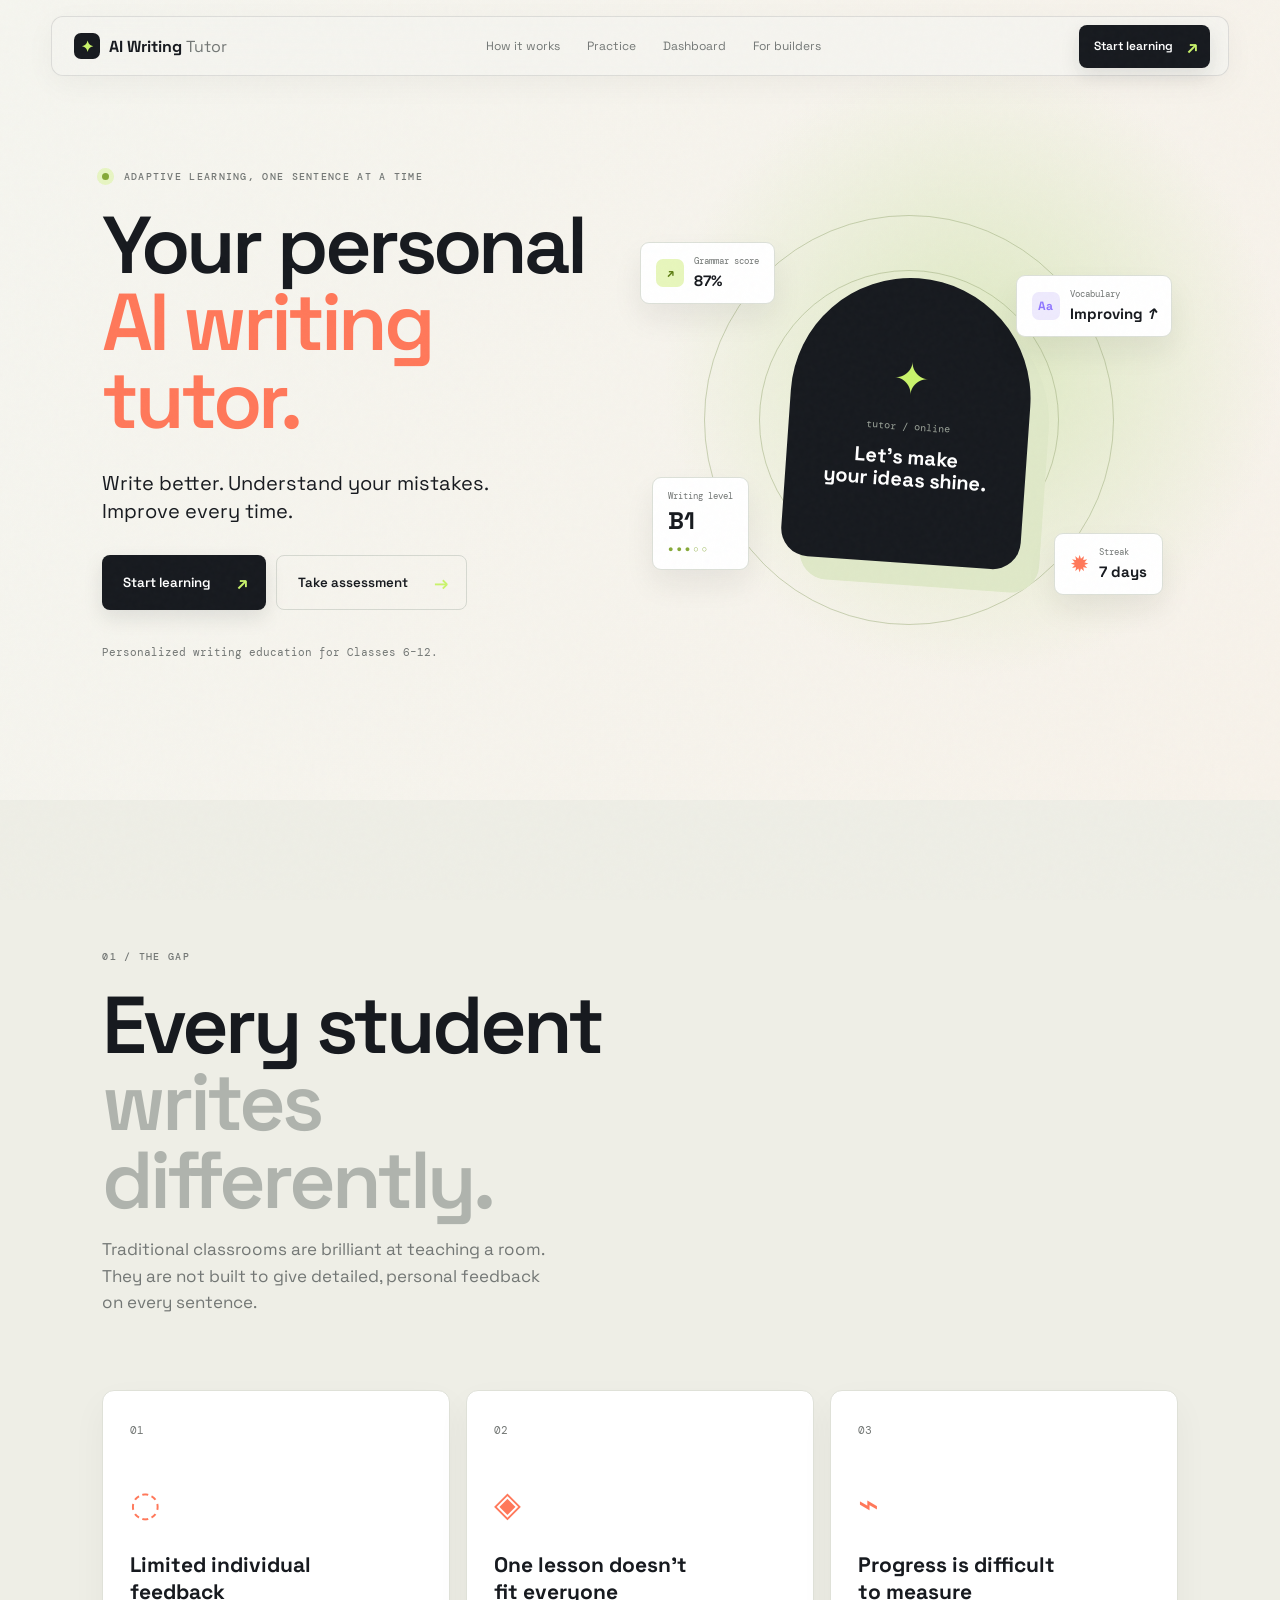
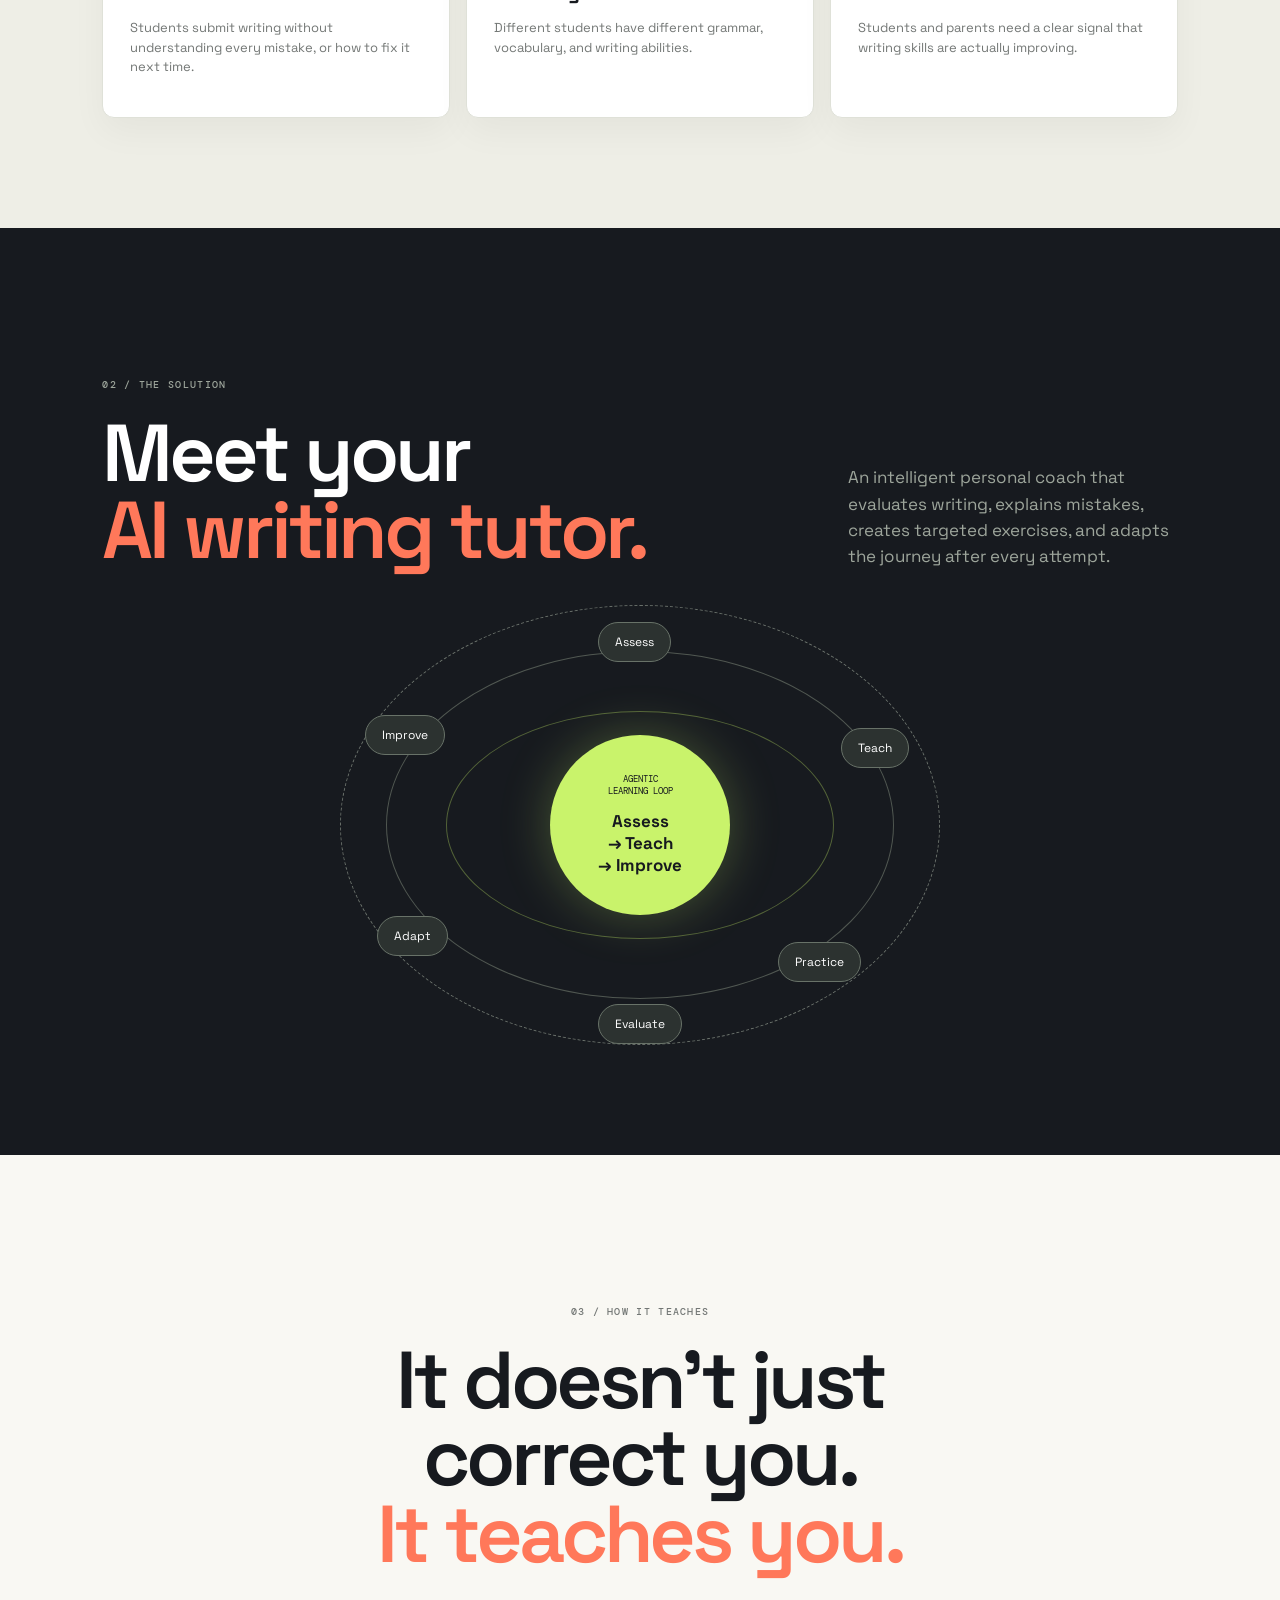
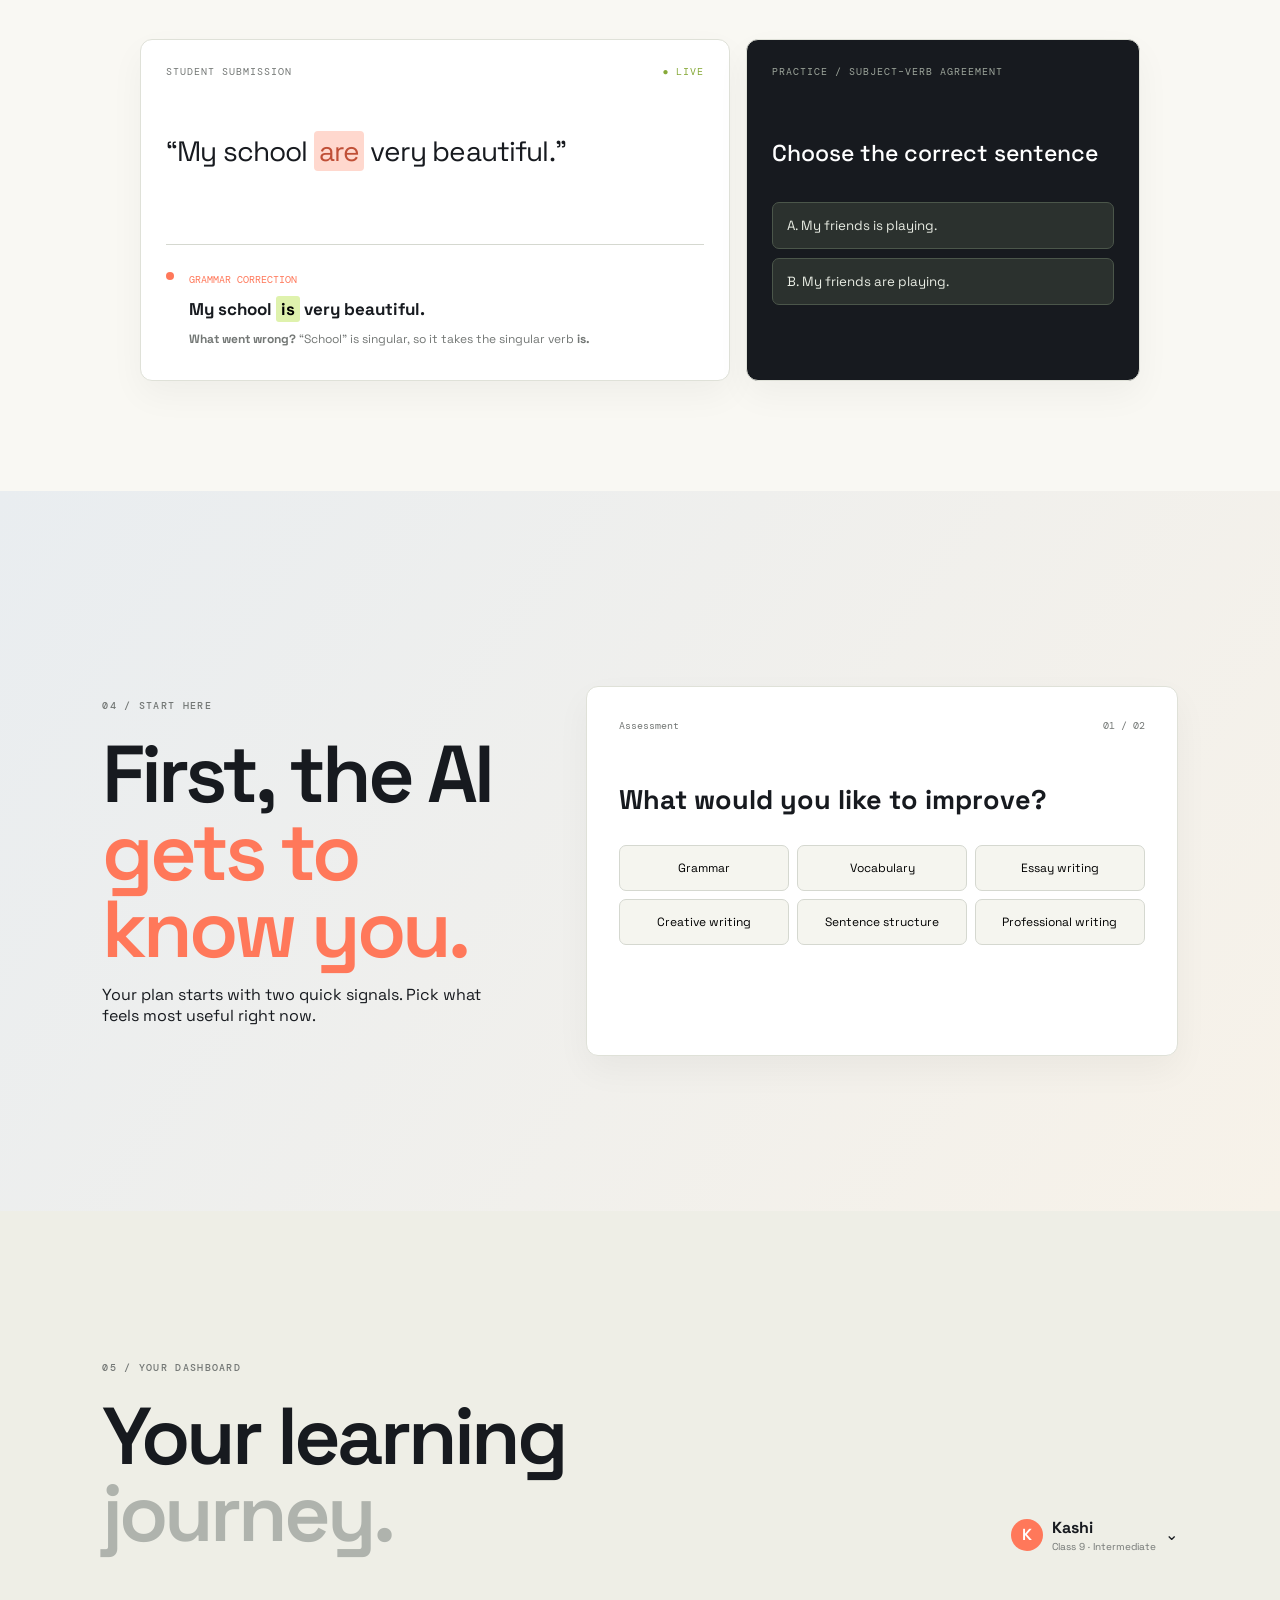
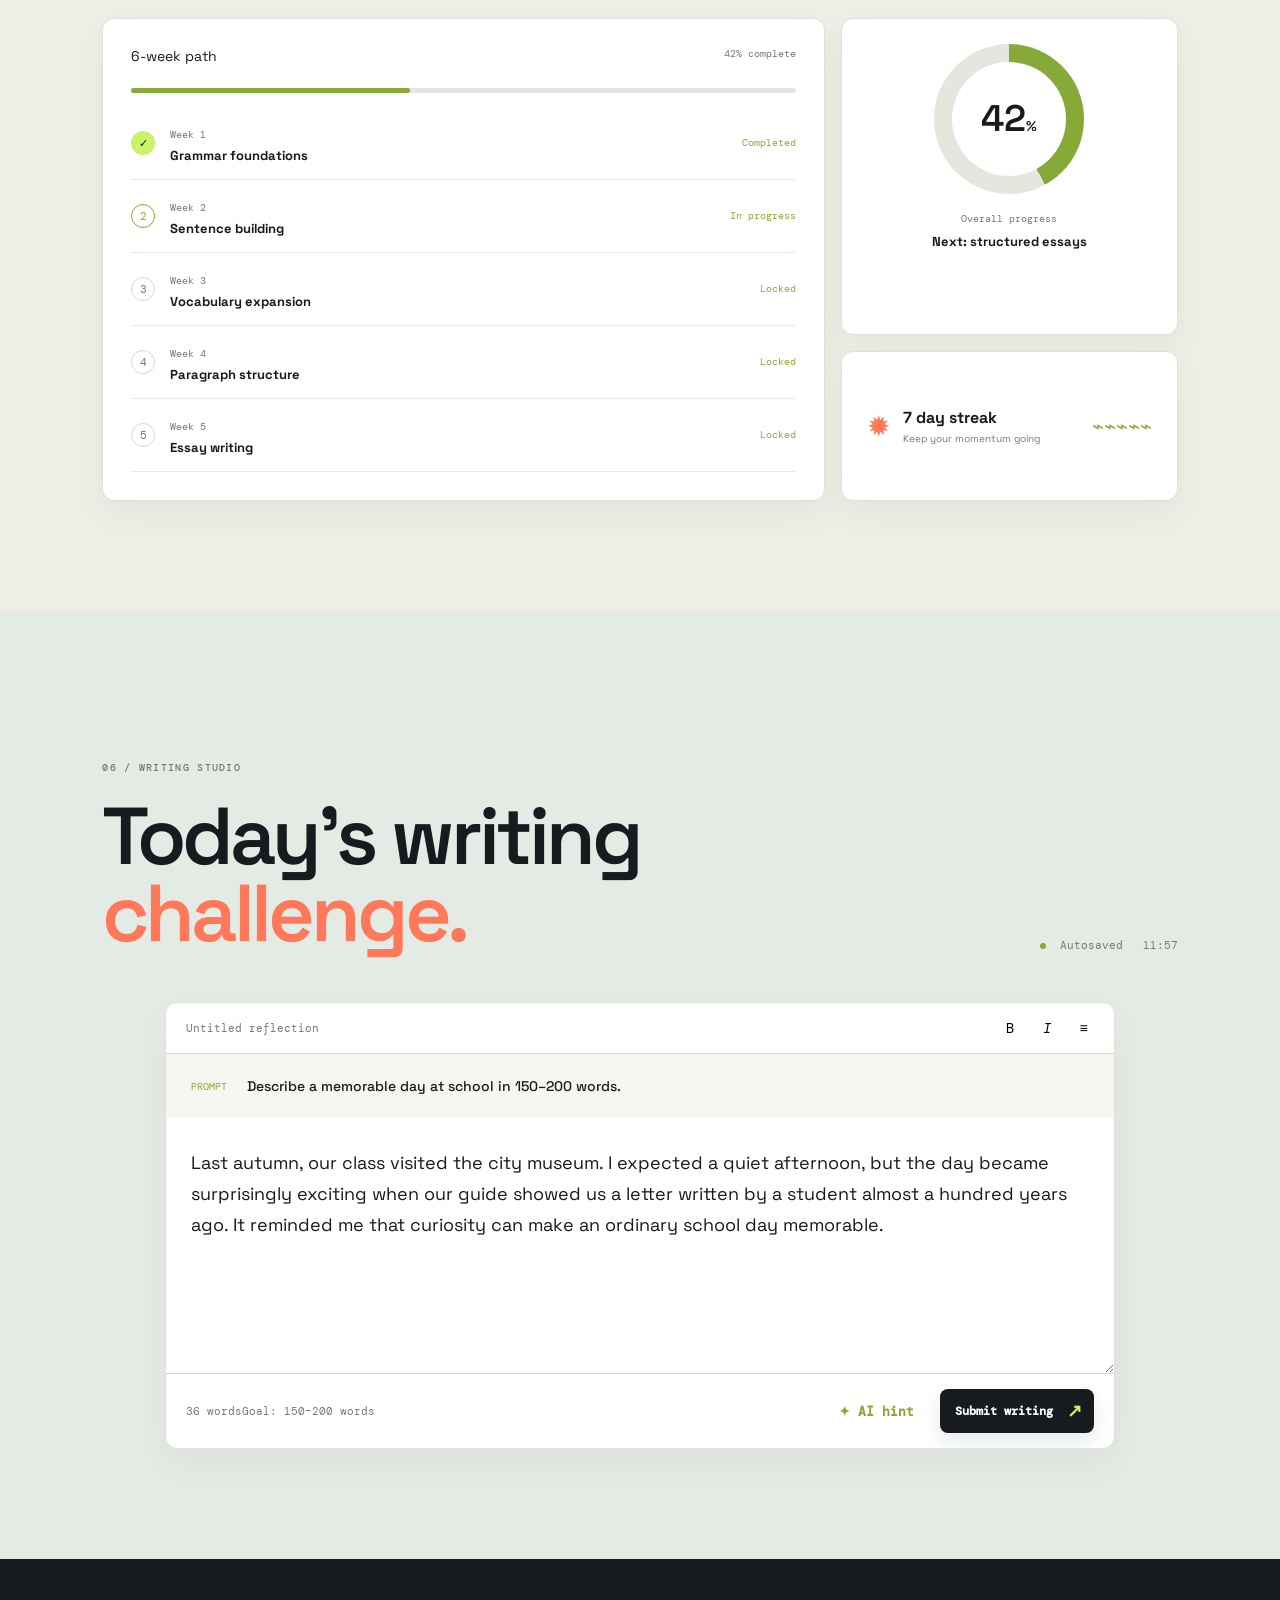
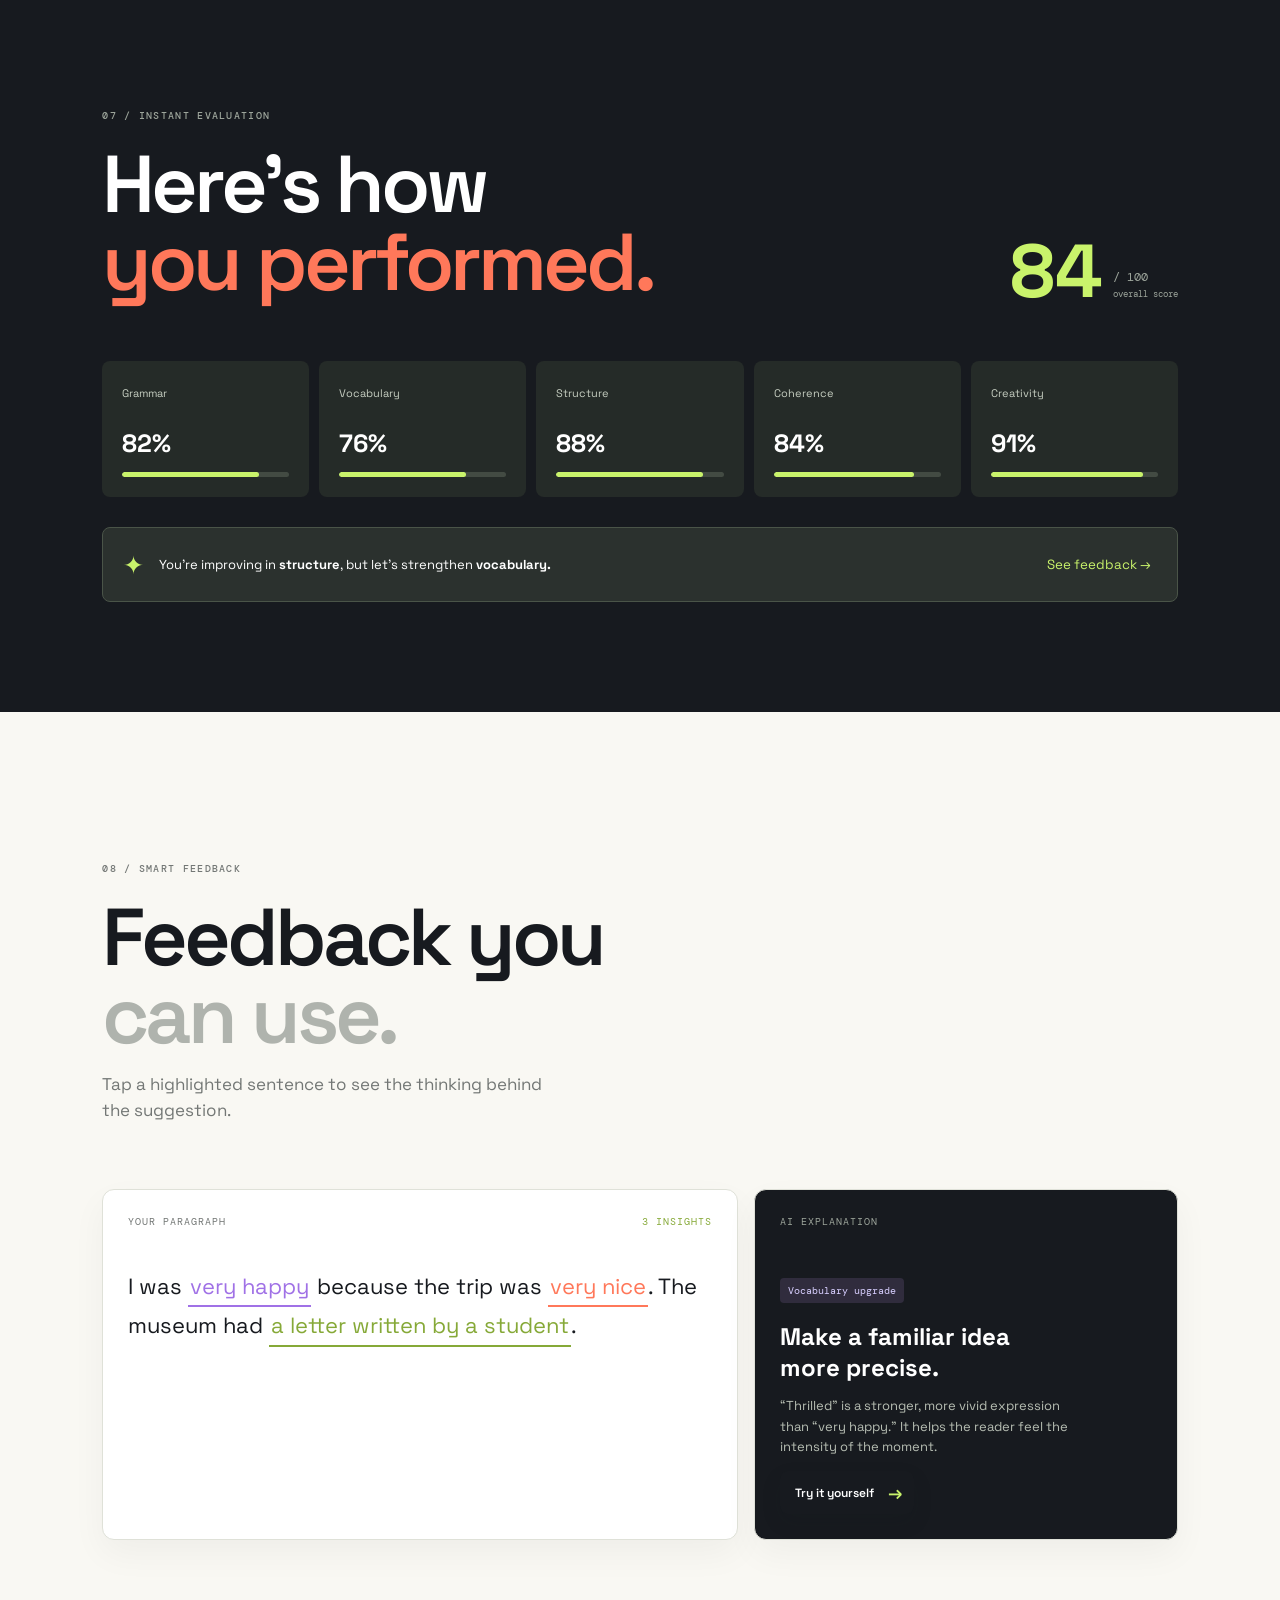
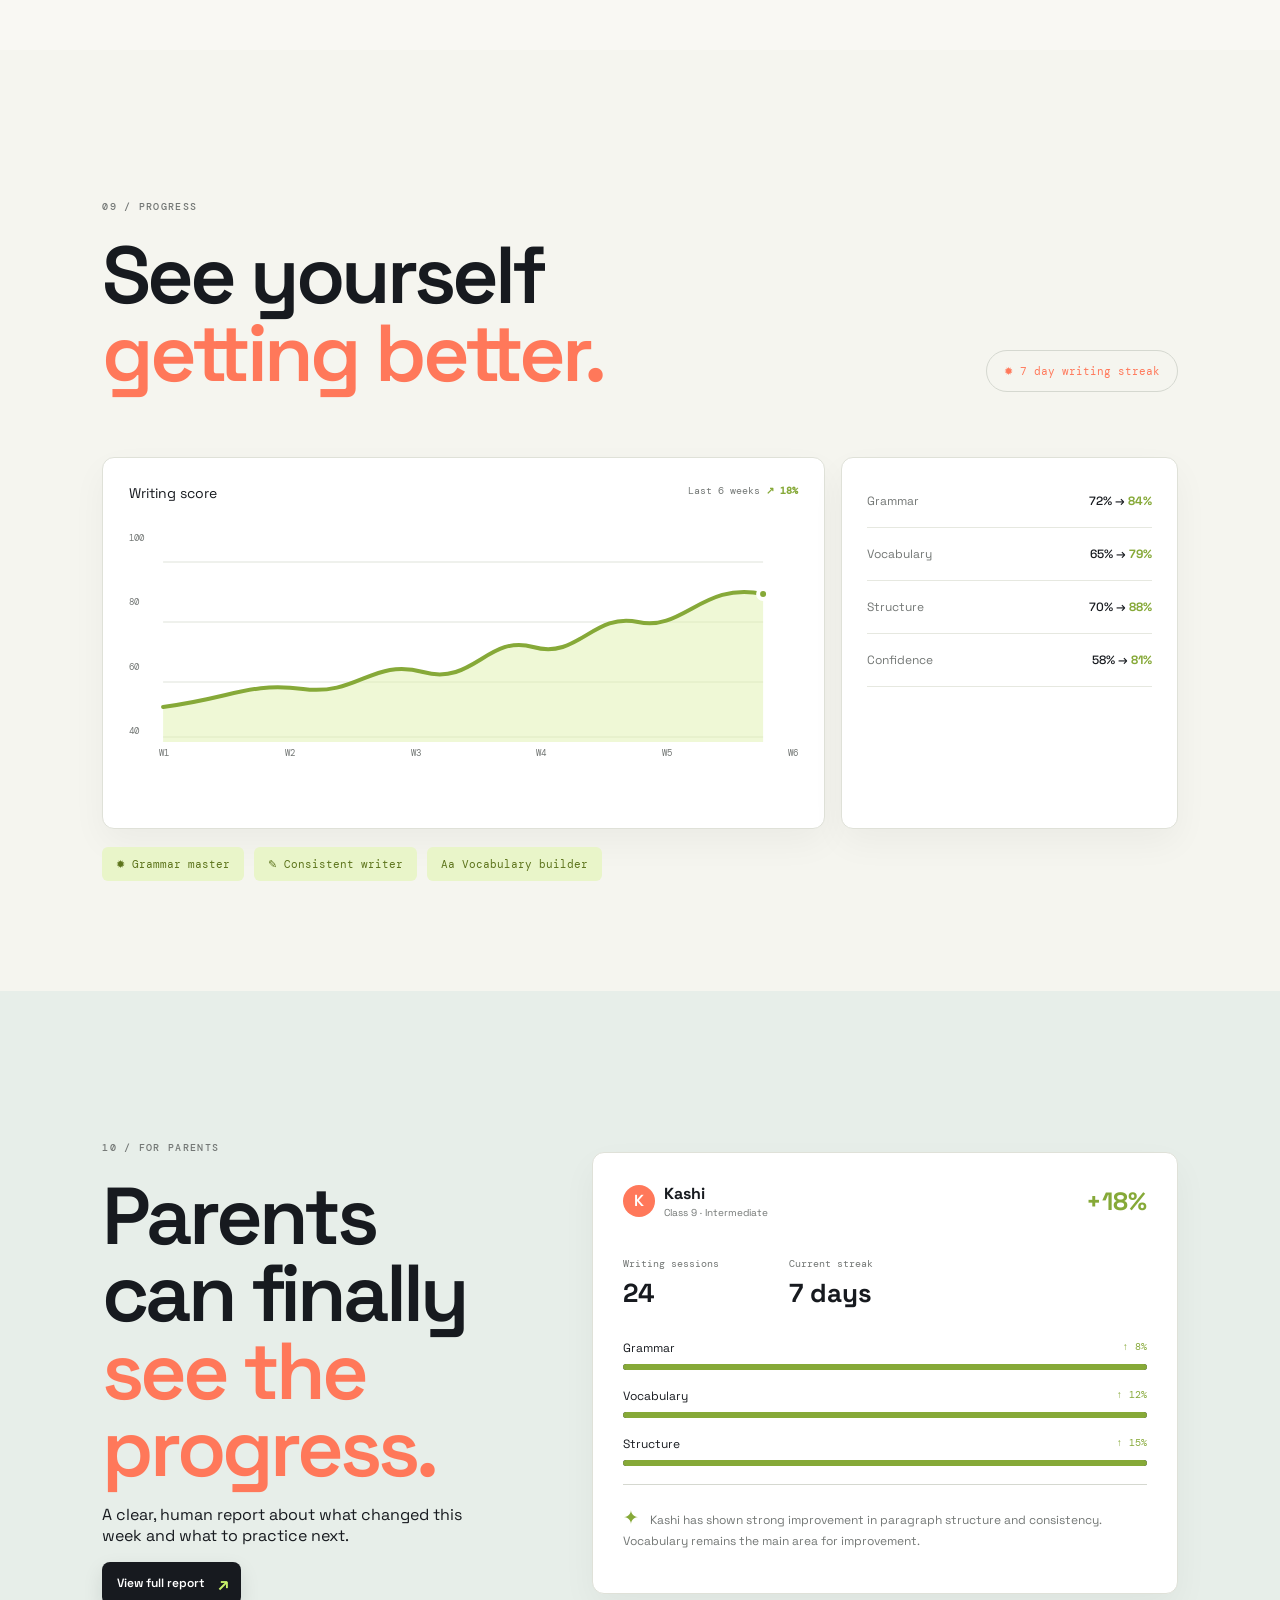
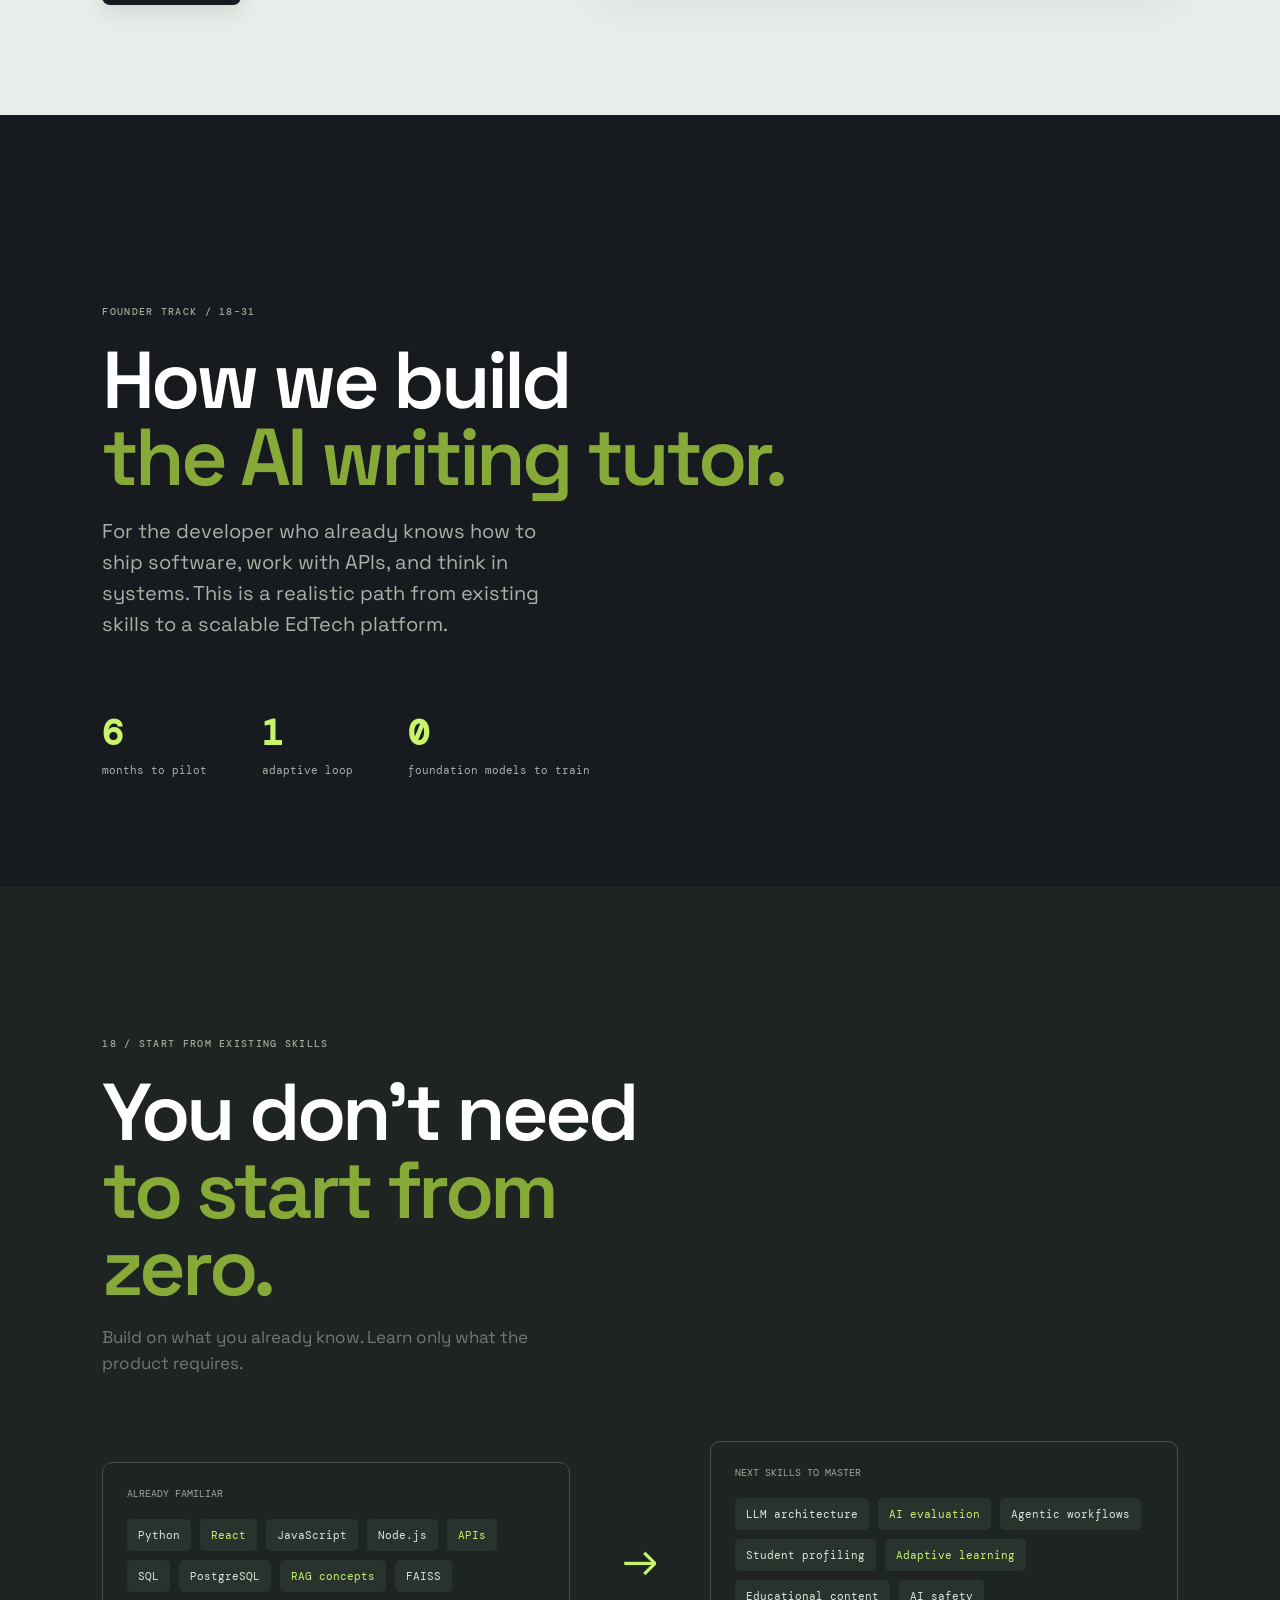
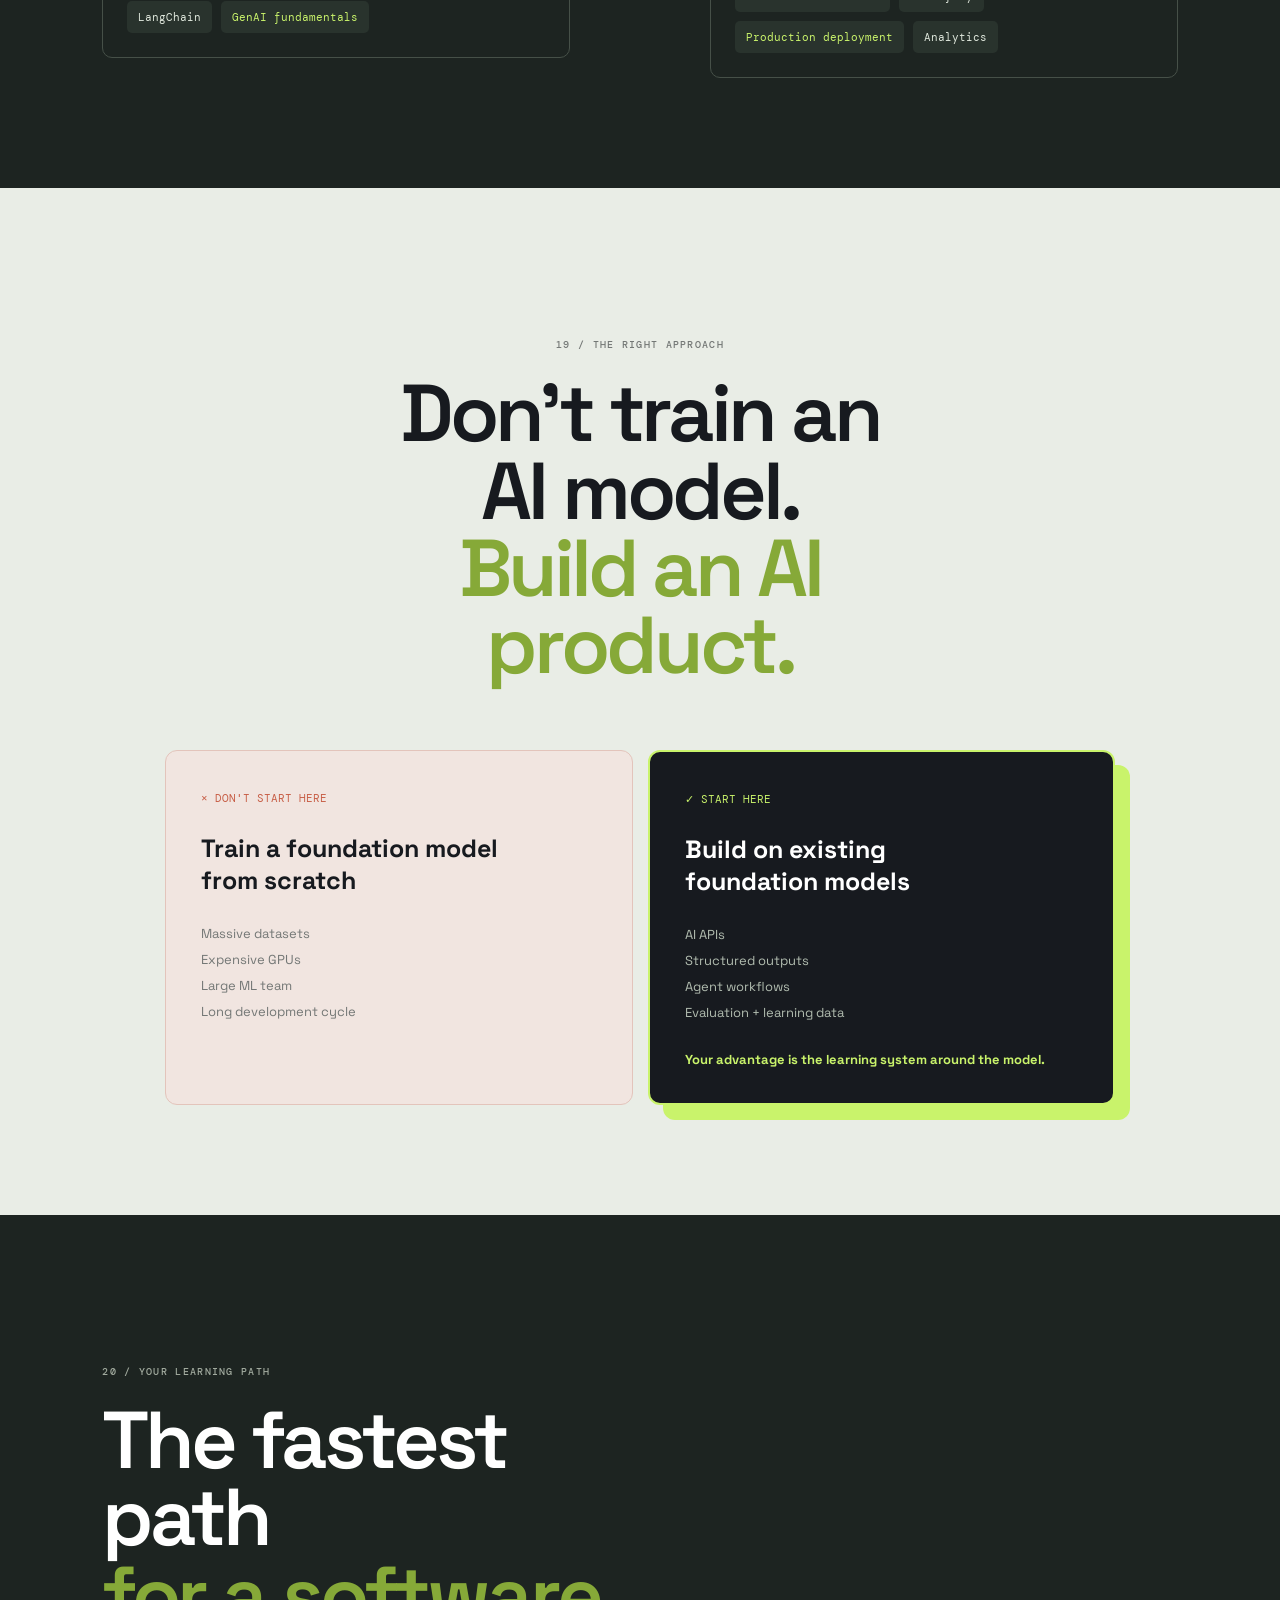
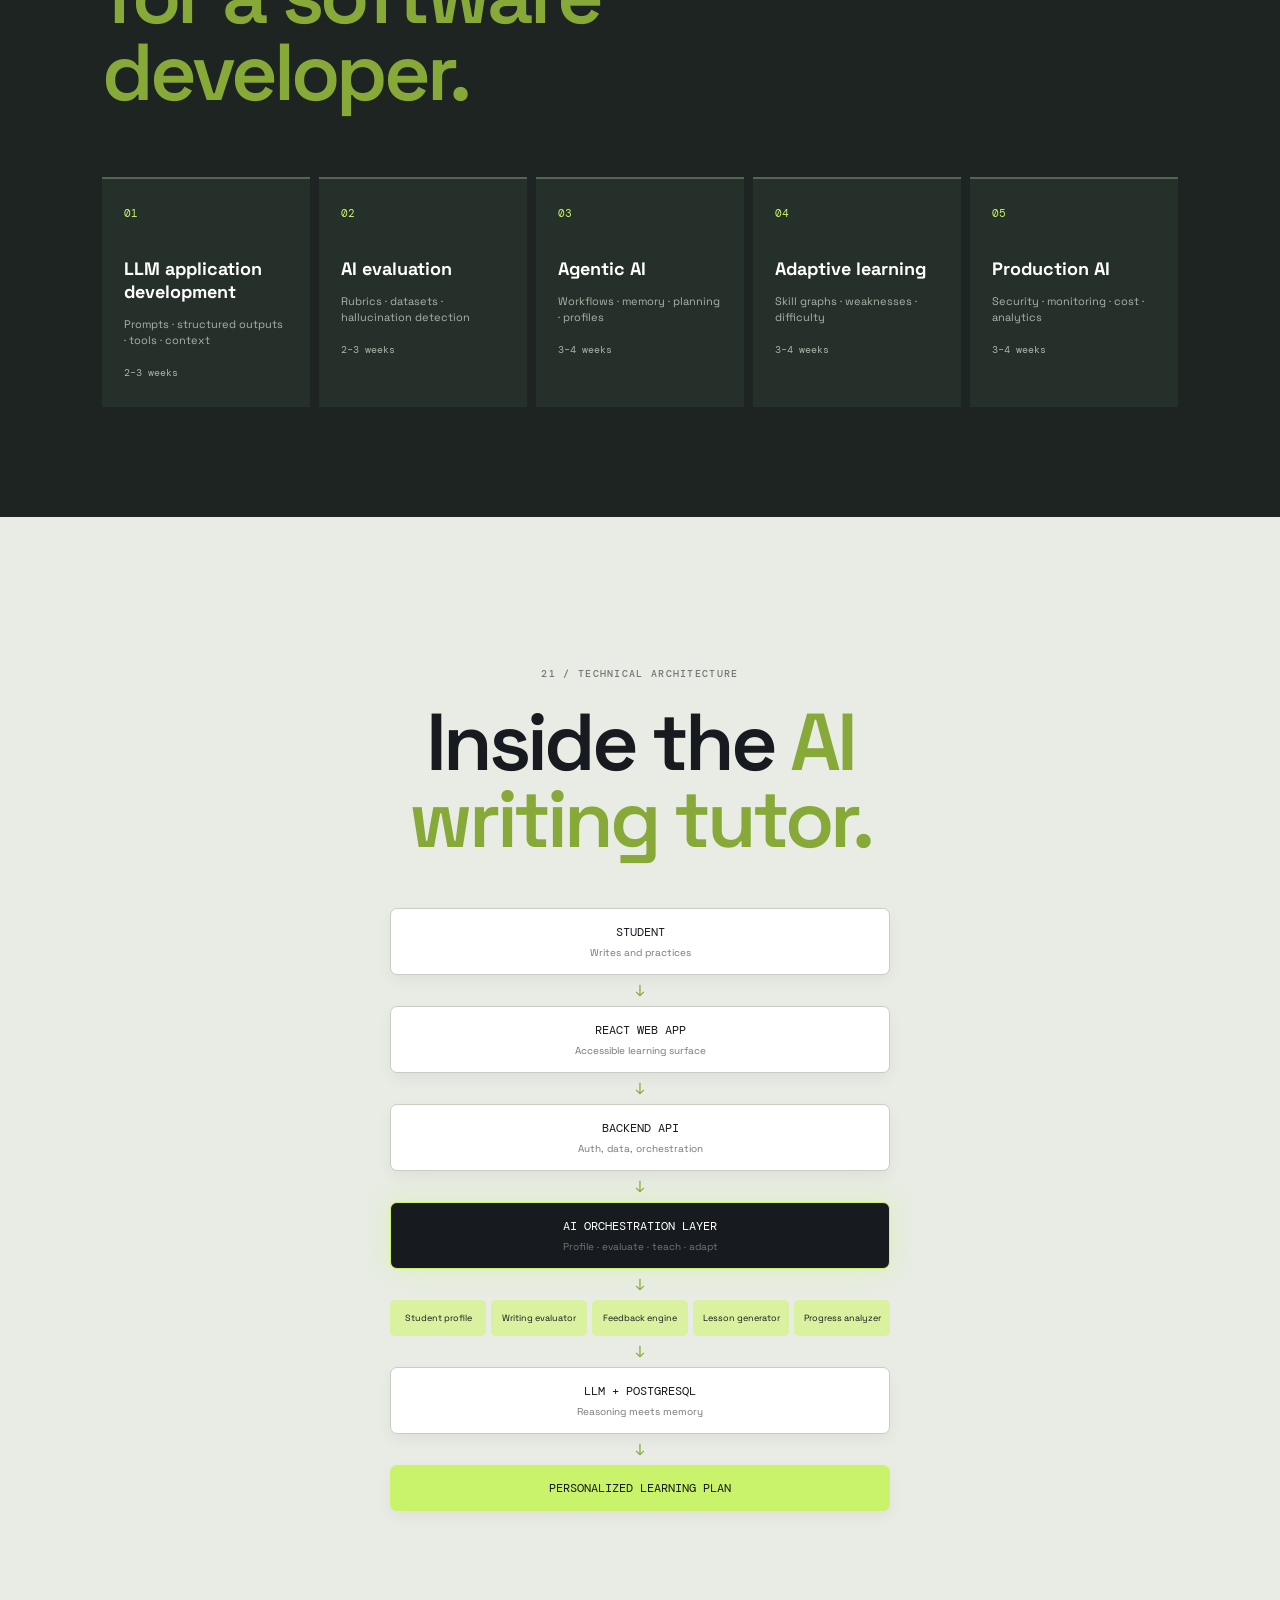
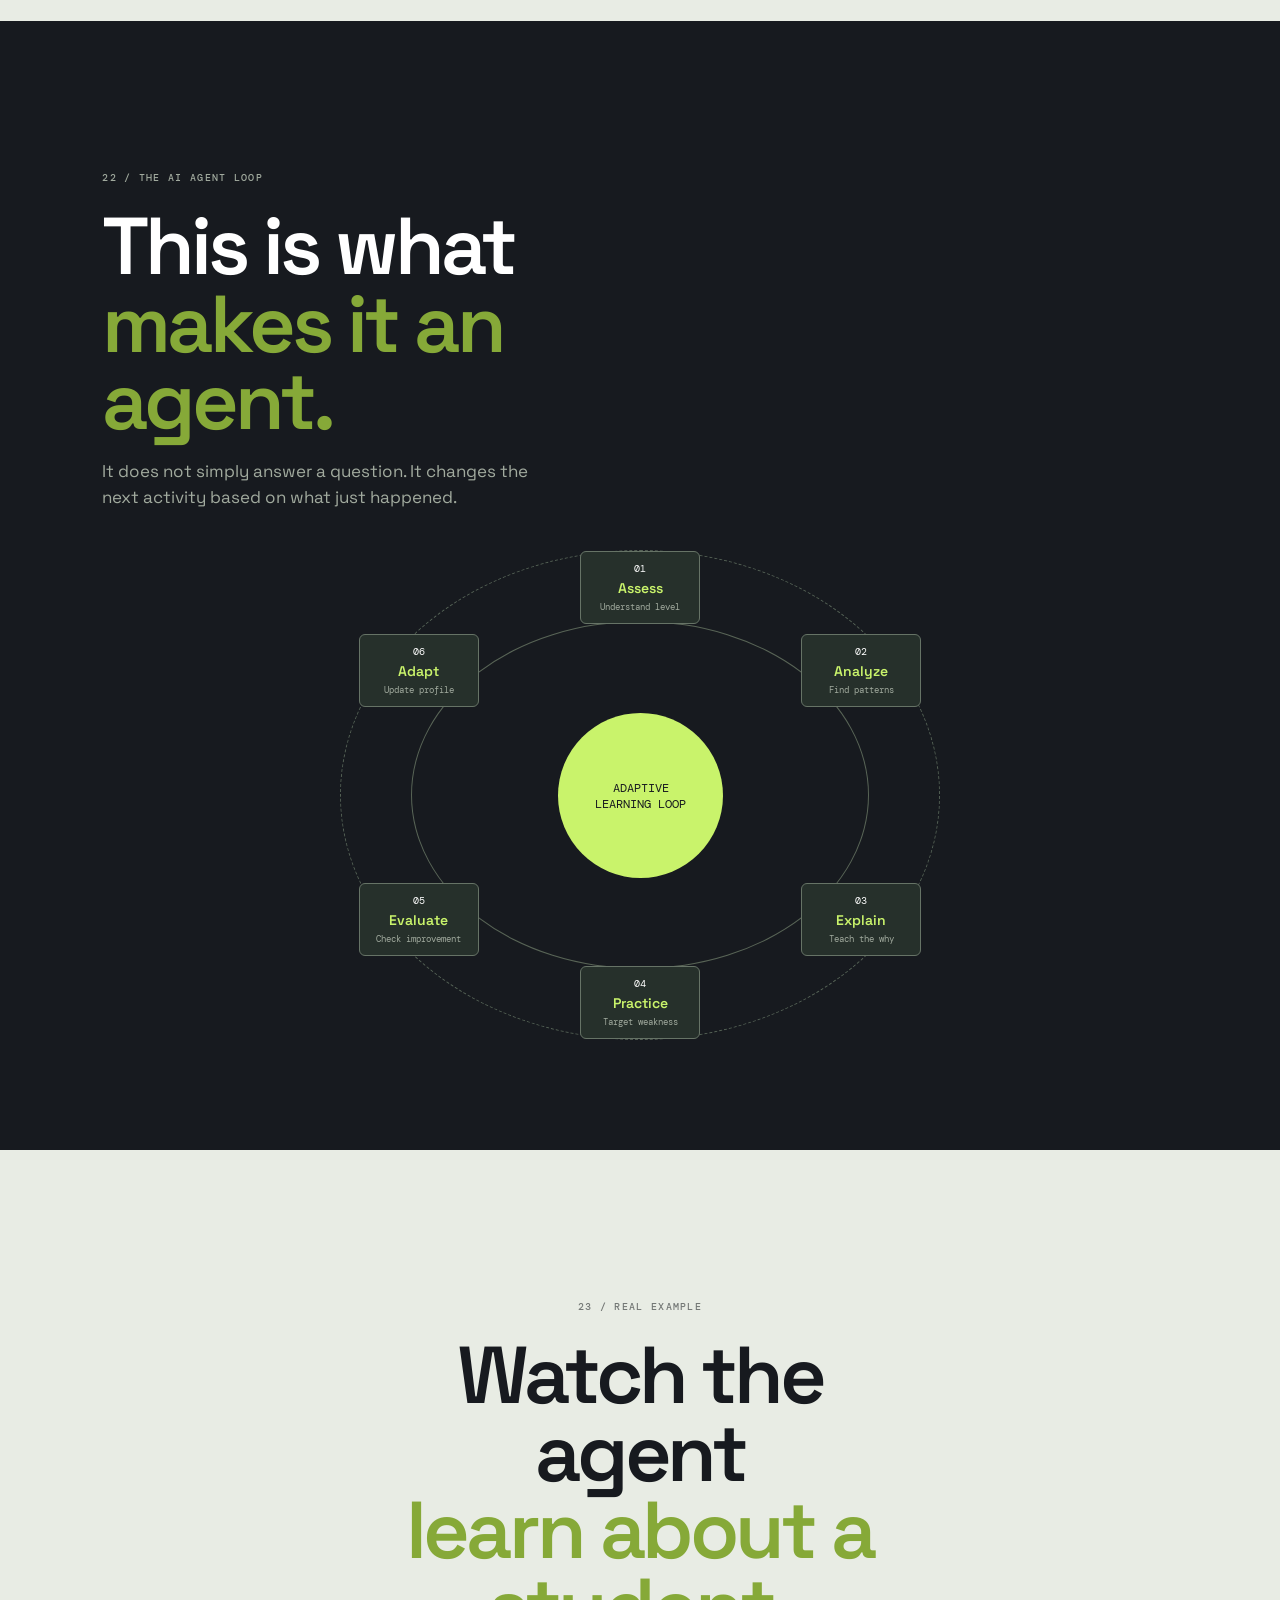
<file: index.html>
<!doctype html>
<html lang="en">
  <head>
    <meta charset="UTF-8" />
    <meta name="viewport" content="width=device-width, initial-scale=1.0" />
    <meta
      name="description"
      content="AI Writing Tutor — an adaptive writing teacher for Classes 6–12 and the developers building it."
    />
    <meta name="author" content="Kashi Mahtta" />
    <title>AI Writing Tutor | Learn to write with confidence</title>
    <link rel="preconnect" href="https://fonts.googleapis.com" />
    <link rel="preconnect" href="https://fonts.gstatic.com" crossorigin />
    <link
      href="https://fonts.googleapis.com/css2?family=DM+Mono:wght@400;500&family=Space+Grotesk:wght@400;500;600;700&display=swap"
      rel="stylesheet"
    />
    <link rel="stylesheet" href="styles.css" />
  </head>
  <body>
    <div class="noise"></div>
    <header class="nav">
      <a class="brand" href="#top" aria-label="AI Writing Tutor home"
        ><span class="brand-mark">✦</span
        ><span>AI Writing <em>Tutor</em></span></a
      >
      <nav class="nav-links" aria-label="Main navigation">
        <a href="#how-it-works">How it works</a><a href="#practice">Practice</a
        ><a href="#progress">Dashboard</a><a href="build.html">For builders</a>
      </nav>
      <button class="button button-small" data-scroll="#practice">
        Start learning <span>↗</span>
      </button>
    </header>

    <main id="top">
      <section class="hero frame reveal">
        <div class="hero-copy">
          <div class="eyebrow">
            <span class="pulse"></span> Adaptive learning, one sentence at a
            time
          </div>
          <h1>
            Your personal<br /><span class="accent-text"
              >AI writing tutor.</span
            >
          </h1>
          <p class="hero-lede">
            Write better. Understand your mistakes. Improve every time.
          </p>
          <div class="hero-actions">
            <button class="button" data-scroll="#practice">
              Start learning <span>↗</span></button
            ><button class="button button-ghost" data-scroll="#assessment">
              Take assessment <span>→</span>
            </button>
          </div>
          <p class="microcopy">
            Personalized writing education for Classes 6–12.
          </p>
        </div>
        <div class="hero-art">
          <div class="orbit orbit-one"></div>
          <div class="orbit orbit-two"></div>
          <div class="tutor-core">
            <div class="core-spark">✦</div>
            <span>tutor / online</span
            ><strong>Let's make<br />your ideas shine.</strong>
          </div>
          <div class="float-card float-score">
            <span class="mini-icon green">↗</span>
            <div><small>Grammar score</small><strong>87%</strong></div>
          </div>
          <div class="float-card float-vocab">
            <span class="mini-icon purple">Aa</span>
            <div>
              <small>Vocabulary</small><strong>Improving <i>↑</i></strong>
            </div>
          </div>
          <div class="float-card float-level">
            <small>Writing level</small><strong>B1</strong
            ><span class="level-dots">●●●○○</span>
          </div>
          <div class="float-card float-streak">
            <span>✹</span>
            <div><small>Streak</small><strong>7 days</strong></div>
          </div>
        </div>
      </section>

      <section class="frame problem-section reveal">
        <div class="section-intro">
          <div class="eyebrow">01 / The gap</div>
          <h2>
            Every student<br /><span class="muted">writes differently.</span>
          </h2>
          <p>
            Traditional classrooms are brilliant at teaching a room. They are
            not built to give detailed, personal feedback on every sentence.
          </p>
        </div>
        <div class="problem-grid">
          <article class="feature-card">
            <span class="card-number">01</span>
            <div class="card-icon">◌</div>
            <h3>Limited individual feedback</h3>
            <p>
              Students submit writing without understanding every mistake, or
              how to fix it next time.
            </p>
          </article>
          <article class="feature-card">
            <span class="card-number">02</span>
            <div class="card-icon">◈</div>
            <h3>One lesson doesn't fit everyone</h3>
            <p>
              Different students have different grammar, vocabulary, and writing
              abilities.
            </p>
          </article>
          <article class="feature-card">
            <span class="card-number">03</span>
            <div class="card-icon">⌁</div>
            <h3>Progress is difficult to measure</h3>
            <p>
              Students and parents need a clear signal that writing skills are
              actually improving.
            </p>
          </article>
        </div>
      </section>

      <section id="how-it-works" class="frame solution-section reveal">
        <div class="eyebrow">02 / The solution</div>
        <div class="split-heading">
          <h2>
            Meet your<br /><span class="accent-text">AI writing tutor.</span>
          </h2>
          <p>
            An intelligent personal coach that evaluates writing, explains
            mistakes, creates targeted exercises, and adapts the journey after
            every attempt.
          </p>
        </div>
        <div class="workflow">
          <div class="workflow-center">
            <span>AGENTIC<br />LEARNING LOOP</span
            ><strong>Assess<br />→ Teach<br />→ Improve</strong>
          </div>
          <div class="workflow-node n1">Assess</div>
          <div class="workflow-node n2">Teach</div>
          <div class="workflow-node n3">Practice</div>
          <div class="workflow-node n4">Evaluate</div>
          <div class="workflow-node n5">Adapt</div>
          <div class="workflow-node n6">Improve</div>
        </div>
      </section>

      <section class="frame teach-section reveal">
        <div class="section-intro centered">
          <div class="eyebrow">03 / How it teaches</div>
          <h2>
            It doesn't just correct you.<br /><span class="accent-text"
              >It teaches you.</span
            >
          </h2>
        </div>
        <div class="lesson-demo">
          <div class="submission panel">
            <div class="panel-label">
              Student submission <span>● live</span>
            </div>
            <blockquote>
              “My school <mark class="issue">are</mark> very beautiful.”
            </blockquote>
            <div class="feedback-line">
              <span class="line-dot"></span>
              <div>
                <small>Grammar correction</small
                ><strong>My school <mark>is</mark> very beautiful.</strong>
                <p>
                  <b>What went wrong?</b> “School” is singular, so it takes the
                  singular verb <b>is.</b>
                </p>
              </div>
            </div>
          </div>
          <div class="practice-card panel">
            <div class="panel-label">Practice / subject–verb agreement</div>
            <h3>Choose the correct sentence</h3>
            <button class="quiz-option" data-correct="false">
              A. My friends is playing.</button
            ><button class="quiz-option" data-correct="true">
              B. My friends are playing.
            </button>
            <p class="quiz-result" aria-live="polite"></p>
          </div>
        </div>
      </section>

      <section id="assessment" class="frame assessment-section reveal">
        <div class="assessment-copy">
          <div class="eyebrow">04 / Start here</div>
          <h2>
            First, the AI<br /><span class="accent-text"
              >gets to know you.</span
            >
          </h2>
          <p>
            Your plan starts with two quick signals. Pick what feels most useful
            right now.
          </p>
        </div>
        <div class="assessment-card panel">
          <div class="step-label">
            Assessment <span id="assessment-step">01 / 02</span>
          </div>
          <div id="assessment-question">
            <h3>What would you like to improve?</h3>
            <div class="choice-grid">
              <button class="choice" data-choice="Grammar">Grammar</button
              ><button class="choice" data-choice="Vocabulary">
                Vocabulary</button
              ><button class="choice" data-choice="Essay Writing">
                Essay writing</button
              ><button class="choice" data-choice="Creative Writing">
                Creative writing</button
              ><button class="choice" data-choice="Sentence Structure">
                Sentence structure</button
              ><button class="choice" data-choice="Professional Writing">
                Professional writing
              </button>
            </div>
          </div>
          <div class="plan-ready" id="plan-ready">
            <div class="loader-ring"></div>
            <strong>Your personalized learning plan is ready.</strong
            ><small>Built around your goals and current level.</small
            ><button class="button button-small" data-scroll="#dashboard">
              View plan <span>↗</span>
            </button>
          </div>
        </div>
      </section>

      <section id="dashboard" class="frame dashboard-section reveal">
        <div class="dash-top">
          <div>
            <div class="eyebrow">05 / Your dashboard</div>
            <h2>Your learning<br /><span class="muted">journey.</span></h2>
          </div>
          <div class="profile-chip">
            <span class="avatar">K</span>
            <div>
              <strong>Kashi</strong><small>Class 9 · Intermediate</small>
            </div>
            <span>⌄</span>
          </div>
        </div>
        <div class="dashboard-layout">
          <div class="journey panel">
            <div class="panel-heading">
              <span>6-week path</span><small>42% complete</small>
            </div>
            <div class="journey-progress"><span></span></div>
            <div class="timeline">
              <div class="timeline-item done">
                <span>✓</span>
                <div>
                  <small>Week 1</small><strong>Grammar foundations</strong>
                </div>
                <b>Completed</b>
              </div>
              <div class="timeline-item active">
                <span>2</span>
                <div>
                  <small>Week 2</small><strong>Sentence building</strong>
                </div>
                <b>In progress</b>
              </div>
              <div class="timeline-item">
                <span>3</span>
                <div>
                  <small>Week 3</small><strong>Vocabulary expansion</strong>
                </div>
                <b>Locked</b>
              </div>
              <div class="timeline-item">
                <span>4</span>
                <div>
                  <small>Week 4</small><strong>Paragraph structure</strong>
                </div>
                <b>Locked</b>
              </div>
              <div class="timeline-item">
                <span>5</span>
                <div><small>Week 5</small><strong>Essay writing</strong></div>
                <b>Locked</b>
              </div>
            </div>
          </div>
          <div class="stats-column">
            <div class="ring-card panel">
              <div class="progress-ring">
                <span>42<small>%</small></span>
              </div>
              <small>Overall progress</small
              ><strong>Next: structured essays</strong>
            </div>
            <div class="streak-card panel">
              <span class="flame">✹</span>
              <div>
                <strong>7 day streak</strong
                ><small>Keep your momentum going</small>
              </div>
              <span class="sparkline">⌁⌁⌁⌁⌁</span>
            </div>
          </div>
        </div>
      </section>

      <section id="practice" class="frame practice-section reveal">
        <div class="practice-header">
          <div>
            <div class="eyebrow">06 / Writing studio</div>
            <h2>
              Today's writing<br /><span class="accent-text">challenge.</span>
            </h2>
          </div>
          <div class="studio-meta">
            <span class="autosave"><i></i> Autosaved</span
            ><span id="timer">12:00</span>
          </div>
        </div>
        <div class="editor-shell panel">
          <div class="editor-toolbar">
            <span>Untitled reflection</span>
            <div>
              <button title="Bold">B</button
              ><button title="Italic"><i>I</i></button
              ><button title="Align">≡</button>
            </div>
          </div>
          <div class="prompt-strip">
            <span>Prompt</span
            ><strong
              >Describe a memorable day at school in 150–200 words.</strong
            >
          </div>
          <textarea
            id="writing-editor"
            aria-label="Writing editor"
            placeholder="Start writing here..."
          >
Last autumn, our class visited the city museum. I expected a quiet afternoon, but the day became surprisingly exciting when our guide showed us a letter written by a student almost a hundred years ago. It reminded me that curiosity can make an ordinary school day memorable.</textarea
          >
          <div class="editor-footer">
            <span id="word-count">36 words</span><span>Goal: 150–200 words</span
            ><button class="hint-button" id="hint-button">✦ AI hint</button
            ><button class="button button-small" id="submit-writing">
              Submit writing <span>↗</span>
            </button>
          </div>
          <div class="hint-box" id="hint-box">
            Try using at least three descriptive adjectives.
          </div>
        </div>
      </section>

      <section class="frame evaluation-section reveal">
        <div class="eval-heading">
          <div>
            <div class="eyebrow">07 / Instant evaluation</div>
            <h2>
              Here's how<br /><span class="accent-text">you performed.</span>
            </h2>
          </div>
          <div class="overall-score">
            <strong>84</strong
            ><span>/ 100<br /><small>overall score</small></span>
          </div>
        </div>
        <div class="score-grid">
          <div class="score-card">
            <span>Grammar</span><strong>82%</strong>
            <div><i style="--score: 82%"></i></div>
          </div>
          <div class="score-card">
            <span>Vocabulary</span><strong>76%</strong>
            <div><i style="--score: 76%"></i></div>
          </div>
          <div class="score-card">
            <span>Structure</span><strong>88%</strong>
            <div><i style="--score: 88%"></i></div>
          </div>
          <div class="score-card">
            <span>Coherence</span><strong>84%</strong>
            <div><i style="--score: 84%"></i></div>
          </div>
          <div class="score-card">
            <span>Creativity</span><strong>91%</strong>
            <div><i style="--score: 91%"></i></div>
          </div>
        </div>
        <div class="insight-banner">
          <span>✦</span>
          <p>
            You're improving in <b>structure</b>, but let's strengthen
            <b>vocabulary.</b>
          </p>
          <button class="text-button">See feedback →</button>
        </div>
      </section>

      <section class="frame feedback-section reveal">
        <div class="section-intro">
          <div class="eyebrow">08 / Smart feedback</div>
          <h2>Feedback you<br /><span class="muted">can use.</span></h2>
          <p>
            Tap a highlighted sentence to see the thinking behind the
            suggestion.
          </p>
        </div>
        <div class="feedback-workspace">
          <div class="paragraph panel">
            <div class="panel-label">
              Your paragraph <span>3 insights</span>
            </div>
            <p>
              I was
              <button
                class="highlight vocab"
                data-feedback="Vocabulary upgrade|‘Thrilled’ provides a stronger and more precise expression than ‘very happy.’"
              >
                very happy
              </button>
              because the trip was
              <button
                class="highlight improve"
                data-feedback="Sentence improvement|Try a more specific sensory detail to help your reader experience the moment."
              >
                very nice</button
              >. The museum had
              <button
                class="highlight strong"
                data-feedback="Strong writing|Specific details like ‘a letter written by a student’ make your writing memorable."
              >
                a letter written by a student</button
              >.
            </p>
          </div>
          <div class="explanation panel" id="feedback-panel">
            <div class="panel-label">AI explanation</div>
            <span class="feedback-tag">Vocabulary upgrade</span>
            <h3>Make a familiar idea more precise.</h3>
            <p>
              “Thrilled” is a stronger, more vivid expression than “very happy.”
              It helps the reader feel the intensity of the moment.
            </p>
            <button class="button button-small" data-scroll="#practice">
              Try it yourself <span>→</span>
            </button>
          </div>
        </div>
      </section>

      <section id="progress" class="frame progress-section reveal">
        <div class="dash-top">
          <div>
            <div class="eyebrow">09 / Progress</div>
            <h2>
              See yourself<br /><span class="accent-text">getting better.</span>
            </h2>
          </div>
          <div class="streak-pill">✹ 7 day writing streak</div>
        </div>
        <div class="progress-layout">
          <div class="chart-card panel">
            <div class="panel-heading">
              <span>Writing score</span><small>Last 6 weeks <b>↗ 18%</b></small>
            </div>
            <div class="chart">
              <div class="chart-labels">
                <span>100</span><span>80</span><span>60</span><span>40</span>
              </div>
              <svg
                viewBox="0 0 600 210"
                role="img"
                aria-label="Writing score improving from 64 to 84"
              >
                <path
                  class="chart-grid"
                  d="M0 30H600M0 90H600M0 150H600M0 205H600"
                />
                <path
                  class="chart-area"
                  d="M0 175 C70 166 85 150 140 157 S210 126 260 140 S325 102 370 115 S430 80 475 90 S540 49 600 62 V210 H0Z"
                />
                <path
                  class="chart-line"
                  d="M0 175 C70 166 85 150 140 157 S210 126 260 140 S325 102 370 115 S430 80 475 90 S540 49 600 62"
                />
                <circle cx="600" cy="62" r="5" />
              </svg>
              <div class="chart-weeks">
                <span>W1</span><span>W2</span><span>W3</span><span>W4</span
                ><span>W5</span><span>W6</span>
              </div>
            </div>
          </div>
          <div class="metrics-card panel">
            <div>
              <span>Grammar</span><strong>72% → <b>84%</b></strong>
            </div>
            <div>
              <span>Vocabulary</span><strong>65% → <b>79%</b></strong>
            </div>
            <div>
              <span>Structure</span><strong>70% → <b>88%</b></strong>
            </div>
            <div>
              <span>Confidence</span><strong>58% → <b>81%</b></strong>
            </div>
          </div>
        </div>
        <div class="badges">
          <span>✹ Grammar master</span><span>✎ Consistent writer</span
          ><span>Aa Vocabulary builder</span>
        </div>
      </section>

      <section class="frame parent-section reveal">
        <div class="parent-quote">
          <div class="eyebrow">10 / For parents</div>
          <h2>
            Parents can finally<br /><span class="accent-text"
              >see the progress.</span
            >
          </h2>
          <p>
            A clear, human report about what changed this week and what to
            practice next.
          </p>
          <button class="button button-small">
            View full report <span>↗</span>
          </button>
        </div>
        <div class="parent-report panel">
          <div class="report-head">
            <div class="profile-chip">
              <span class="avatar">K</span>
              <div>
                <strong>Kashi</strong><small>Class 9 · Intermediate</small>
              </div>
            </div>
            <strong class="positive">+18%</strong>
          </div>
          <div class="report-stats">
            <div><small>Writing sessions</small><strong>24</strong></div>
            <div><small>Current streak</small><strong>7 days</strong></div>
          </div>
          <div class="report-bars">
            <div>
              <span>Grammar <b>↑ 8%</b></span
              ><i style="--score: 68%"></i>
            </div>
            <div>
              <span>Vocabulary <b>↑ 12%</b></span
              ><i style="--score: 78%"></i>
            </div>
            <div>
              <span>Structure <b>↑ 15%</b></span
              ><i style="--score: 86%"></i>
            </div>
          </div>
          <p class="summary">
            <span>✦</span> Kashi has shown strong improvement in paragraph
            structure and consistency. Vocabulary remains the main area for
            improvement.
          </p>
        </div>
      </section>

      <section id="build" class="frame founder-intro reveal">
        <div class="eyebrow">Founder track / 18–31</div>
        <h2>
          How we build<br /><span class="lime-text">the AI writing tutor.</span>
        </h2>
        <p>
          For the developer who already knows how to ship software, work with
          APIs, and think in systems. This is a realistic path from existing
          skills to a scalable EdTech platform.
        </p>
        <div class="founder-stats">
          <span><b>6</b> months to pilot</span
          ><span><b>1</b> adaptive loop</span
          ><span><b>0</b> foundation models to train</span>
        </div>
      </section>

      <section class="frame skills-section reveal">
        <div class="section-intro">
          <div class="eyebrow">18 / Start from existing skills</div>
          <h2>
            You don't need<br /><span class="lime-text"
              >to start from zero.</span
            >
          </h2>
          <p>
            Build on what you already know. Learn only what the product
            requires.
          </p>
        </div>
        <div class="skill-map">
          <div class="skill-cloud known">
            <label>Already familiar</label><span>Python</span><span>React</span
            ><span>JavaScript</span><span>Node.js</span><span>APIs</span
            ><span>SQL</span><span>PostgreSQL</span><span>RAG concepts</span
            ><span>FAISS</span><span>LangChain</span
            ><span>GenAI fundamentals</span>
          </div>
          <div class="skill-arrow">→</div>
          <div class="skill-cloud next">
            <label>Next skills to master</label><span>LLM architecture</span
            ><span>AI evaluation</span><span>Agentic workflows</span
            ><span>Student profiling</span><span>Adaptive learning</span
            ><span>Educational content</span><span>AI safety</span
            ><span>Production deployment</span><span>Analytics</span>
          </div>
        </div>
      </section>

      <section class="frame approach-section reveal">
        <div class="section-intro centered">
          <div class="eyebrow">19 / The right approach</div>
          <h2>
            Don't train an AI model.<br /><span class="lime-text"
              >Build an AI product.</span
            >
          </h2>
        </div>
        <div class="compare-grid">
          <div class="compare-card no">
            <span>× Don't start here</span>
            <h3>Train a foundation model from scratch</h3>
            <p>
              Massive datasets<br />Expensive GPUs<br />Large ML team<br />Long
              development cycle
            </p>
          </div>
          <div class="compare-card yes">
            <span>✓ Start here</span>
            <h3>Build on existing foundation models</h3>
            <p>
              AI APIs<br />Structured outputs<br />Agent workflows<br />Evaluation
              + learning data
            </p>
            <strong
              >Your advantage is the learning system around the model.</strong
            >
          </div>
        </div>
      </section>

      <section class="frame roadmap-section reveal">
        <div class="section-intro">
          <div class="eyebrow">20 / Your learning path</div>
          <h2>
            The fastest path<br /><span class="lime-text"
              >for a software developer.</span
            >
          </h2>
        </div>
        <div class="roadmap">
          <article>
            <b>01</b>
            <h3>LLM application development</h3>
            <p>Prompts · structured outputs · tools · context</p>
            <small>2–3 weeks</small>
          </article>
          <article>
            <b>02</b>
            <h3>AI evaluation</h3>
            <p>Rubrics · datasets · hallucination detection</p>
            <small>2–3 weeks</small>
          </article>
          <article>
            <b>03</b>
            <h3>Agentic AI</h3>
            <p>Workflows · memory · planning · profiles</p>
            <small>3–4 weeks</small>
          </article>
          <article>
            <b>04</b>
            <h3>Adaptive learning</h3>
            <p>Skill graphs · weaknesses · difficulty</p>
            <small>3–4 weeks</small>
          </article>
          <article>
            <b>05</b>
            <h3>Production AI</h3>
            <p>Security · monitoring · cost · analytics</p>
            <small>3–4 weeks</small>
          </article>
        </div>
      </section>

      <section class="frame architecture-section reveal">
        <div class="section-intro centered">
          <div class="eyebrow">21 / Technical architecture</div>
          <h2>Inside the <span class="lime-text">AI writing tutor.</span></h2>
        </div>
        <div class="architecture">
          <div class="arch-node">
            STUDENT<small>Writes and practices</small>
          </div>
          <i>↓</i>
          <div class="arch-node">
            REACT WEB APP<small>Accessible learning surface</small>
          </div>
          <i>↓</i>
          <div class="arch-node">
            BACKEND API<small>Auth, data, orchestration</small>
          </div>
          <i>↓</i>
          <div class="arch-node highlight">
            AI ORCHESTRATION LAYER<small
              >Profile · evaluate · teach · adapt</small
            >
          </div>
          <i>↓</i>
          <div class="arch-modules">
            <span>Student profile</span><span>Writing evaluator</span
            ><span>Feedback engine</span><span>Lesson generator</span
            ><span>Progress analyzer</span>
          </div>
          <i>↓</i>
          <div class="arch-node">
            LLM + POSTGRESQL<small>Reasoning meets memory</small>
          </div>
          <i>↓</i>
          <div class="arch-node outcome">PERSONALIZED LEARNING PLAN</div>
        </div>
      </section>

      <section class="frame loop-section reveal">
        <div class="section-intro">
          <div class="eyebrow">22 / The AI agent loop</div>
          <h2>
            This is what<br /><span class="lime-text">makes it an agent.</span>
          </h2>
          <p>
            It does not simply answer a question. It changes the next activity
            based on what just happened.
          </p>
        </div>
        <div class="agent-loop">
          <div class="loop-center">ADAPTIVE<br />LEARNING LOOP</div>
          <span class="loop-step ls1"
            >01 <b>Assess</b><small>Understand level</small></span
          ><span class="loop-step ls2"
            >02 <b>Analyze</b><small>Find patterns</small></span
          ><span class="loop-step ls3"
            >03 <b>Explain</b><small>Teach the why</small></span
          ><span class="loop-step ls4"
            >04 <b>Practice</b><small>Target weakness</small></span
          ><span class="loop-step ls5"
            >05 <b>Evaluate</b><small>Check improvement</small></span
          ><span class="loop-step ls6"
            >06 <b>Adapt</b><small>Update profile</small></span
          >
        </div>
      </section>

      <section class="frame agent-example-section reveal">
        <div class="section-intro centered">
          <div class="eyebrow">23 / Real example</div>
          <h2>
            Watch the agent<br /><span class="lime-text"
              >learn about a student.</span
            >
          </h2>
        </div>
        <div class="agent-example">
          <div class="agent-event">
            <span>Student writes</span
            ><strong>“My school are very beautiful.”</strong>
          </div>
          <div class="agent-event">
            <span>AI detects</span
            ><strong>Grammar → Subject–verb agreement</strong>
          </div>
          <div class="agent-event">
            <span>AI explains</span
            ><strong>“School” is singular, so the correct verb is “is.”</strong>
          </div>
          <div class="agent-event success">
            <span>Student profile updated</span
            ><strong
              >Grammar weakness: Subject–verb agreement <em>+1</em></strong
            >
          </div>
          <div class="agent-event">
            <span>AI generates next exercise</span
            ><strong
              >My friends
              <button class="inline-answer" data-agent-answer="wrong">
                is
              </button>
              playing. / My friends
              <button class="inline-answer" data-agent-answer="right">
                are
              </button>
              playing.</strong
            ><small id="agent-feedback">Select the stronger sentence.</small>
          </div>
        </div>
      </section>

      <section class="frame data-section reveal">
        <div class="section-intro">
          <div class="eyebrow">24 / Data model</div>
          <h2>
            Every interaction makes<br /><span class="lime-text"
              >the tutor smarter.</span
            >
          </h2>
          <p>The database becomes the learner's long-term memory.</p>
        </div>
        <div class="data-model">
          <div class="entity main">
            <b>STUDENT</b
            ><span>student_id · grade · goals<br />writing_level</span>
          </div>
          <div class="entity">
            <b>WRITING_SUBMISSION</b><span>text · score · timestamp</span>
          </div>
          <div class="entity">
            <b>SKILL</b
            ><span>grammar · vocabulary<br />structure · creativity</span>
          </div>
          <div class="entity">
            <b>MISTAKE</b><span>category · frequency<br />severity</span>
          </div>
          <div class="entity">
            <b>LESSON</b><span>topic · difficulty<br />completion · score</span>
          </div>
          <div class="entity">
            <b>PROGRESS</b
            ><span>skill_score · streak<br />mastery · improvement</span>
          </div>
        </div>
      </section>

      <section class="frame rubric-section reveal">
        <div class="section-intro centered">
          <div class="eyebrow">25 / AI evaluation engine</div>
          <h2>
            How do we know the AI<br /><span class="lime-text"
              >is actually teaching?</span
            >
          </h2>
        </div>
        <div class="rubric-grid">
          <div class="rubric-card">
            <b>Grammar</b><span>Correctness of syntax</span
            ><strong>8 / 10</strong>
          </div>
          <div class="rubric-card">
            <b>Vocabulary</b><span>Range and precision</span
            ><strong>7 / 10</strong>
          </div>
          <div class="rubric-card">
            <b>Structure</b><span>Logical organization</span
            ><strong>9 / 10</strong>
          </div>
          <div class="rubric-card">
            <b>Coherence</b><span>Connection of ideas</span
            ><strong>8 / 10</strong>
          </div>
          <div class="rubric-card">
            <b>Creativity</b><span>Quality of expression</span
            ><strong>9 / 10</strong>
          </div>
        </div>
        <div class="rubric-note">
          Evaluation should be consistent, explainable, and measurable.
          <strong>Overall: 82 / 100</strong>
        </div>
      </section>

      <section class="frame rag-section reveal">
        <div class="section-intro">
          <div class="eyebrow">26 / RAG knowledge layer</div>
          <h2>
            Give the AI<br /><span class="lime-text">a teaching brain.</span>
          </h2>
          <p>
            The model provides intelligence. Your knowledge base provides
            educational context.
          </p>
        </div>
        <div class="rag-pipeline">
          <span>CURRICULUM</span><i>↓</i><span>TEXTBOOKS + RUBRICS</span><i>↓</i
          ><span>DOCUMENT PROCESSING</span><i>↓</i><span>EMBEDDINGS</span
          ><i>↓</i><span class="lime-node">VECTOR DB / pgvector</span><i>↓</i
          ><span>RETRIEVAL + LLM</span><i>↓</i
          ><strong>PERSONALIZED LESSON</strong>
        </div>
      </section>

      <section class="frame stack-section reveal">
        <div class="section-intro centered">
          <div class="eyebrow">27 / MVP technology stack</div>
          <h2>
            Build the first version<br /><span class="lime-text"
              >with a simple stack.</span
            >
          </h2>
        </div>
        <div class="stack-grid">
          <div><small>Frontend</small><strong>React</strong></div>
          <div><small>Backend</small><strong>FastAPI / Node.js</strong></div>
          <div><small>Database</small><strong>PostgreSQL</strong></div>
          <div><small>AI</small><strong>OpenAI API</strong></div>
          <div><small>RAG</small><strong>FAISS / pgvector</strong></div>
          <div><small>Auth</small><strong>JWT / OAuth</strong></div>
          <div><small>Deploy</small><strong>AWS / Vercel</strong></div>
          <div><small>Monitor</small><strong>Logs + eval metrics</strong></div>
        </div>
      </section>

      <section class="frame focus-section reveal">
        <div class="focus-card">
          <div class="eyebrow">28 / What not to build yet</div>
          <h2>Stay focused.</h2>
          <p class="not-yet">
            Not yet: your own foundation model · voice tutoring · mobile apps ·
            50+ subjects · global curriculum · advanced gamification ·
            enterprise school management
          </p>
          <div class="mvp-callout">
            <span>MVP ONLY</span>
            <h3>AI Essay Tutor for Classes 8–12</h3>
            <p>
              Writing assessment · grammar feedback · essay evaluation ·
              personalized exercises · progress tracking
            </p>
          </div>
        </div>
      </section>

      <section class="frame six-month-section reveal">
        <div class="section-intro">
          <div class="eyebrow">29 / Six-month build roadmap</div>
          <h2>
            From developer<br /><span class="lime-text">→ founder → MVP.</span>
          </h2>
        </div>
        <div class="months">
          <article>
            <b>Month 01</b>
            <h3>LLM applications</h3>
            <p>Prompts · APIs · outputs</p>
          </article>
          <article>
            <b>Month 02</b>
            <h3>AI evaluation</h3>
            <p>Rubrics · datasets · quality</p>
          </article>
          <article>
            <b>Month 03</b>
            <h3>Agentic architecture</h3>
            <p>Profiles · memory · workflows</p>
          </article>
          <article>
            <b>Month 04</b>
            <h3>Product development</h3>
            <p>React · backend · database</p>
          </article>
          <article>
            <b>Month 05</b>
            <h3>MVP integration</h3>
            <p>Evaluator · lessons · parents</p>
          </article>
          <article>
            <b>Month 06</b>
            <h3>Pilot</h3>
            <p>20–50 students · iterate</p>
          </article>
        </div>
      </section>

      <section class="frame moat-section reveal">
        <div class="moat-orbit">
          <span>Student data</span><span>Educational content</span
          ><span>Evaluation system</span><span>Personalization engine</span
          ><span>Learning outcomes</span><strong>AI WRITING<br />TUTOR</strong>
        </div>
        <div class="moat-copy">
          <div class="eyebrow">30 / The real competitive advantage</div>
          <h2>
            The AI model<br /><span class="lime-text">isn't the moat.</span>
          </h2>
          <p>
            The product becomes valuable because it understands how students
            learn, not simply because it can generate text.
          </p>
        </div>
      </section>

      <section class="frame final-section reveal">
        <div class="final-mark">✦</div>
        <div class="eyebrow">31 / The product vision</div>
        <h2>
          Build the tutor you wish<br /><span class="accent-text"
            >every student had.</span
          >
        </h2>
        <p>
          AI that doesn't just write for students. AI that teaches students to
          write.
        </p>
        <div class="vision-flow">
          <span>Student writes poorly</span><i>→</i><span>AI teaches</span
          ><i>→</i><span>Student practices</span><i>→</i
          ><span>Student improves</span><i>→</i
          ><strong>Writes confidently</strong>
        </div>
        <button class="button">Build the MVP <span>↗</span></button>
      </section>
    </main>
    <footer>
      <span>✦ AI Writing Tutor</span
      ><span>Adaptive writing education for Classes 6–12.</span
      ><span>Created by Kashi Mahtta · Built for the curious.</span>
    </footer>
    <script src="app.js"></script>
  </body>
</html>
</file>
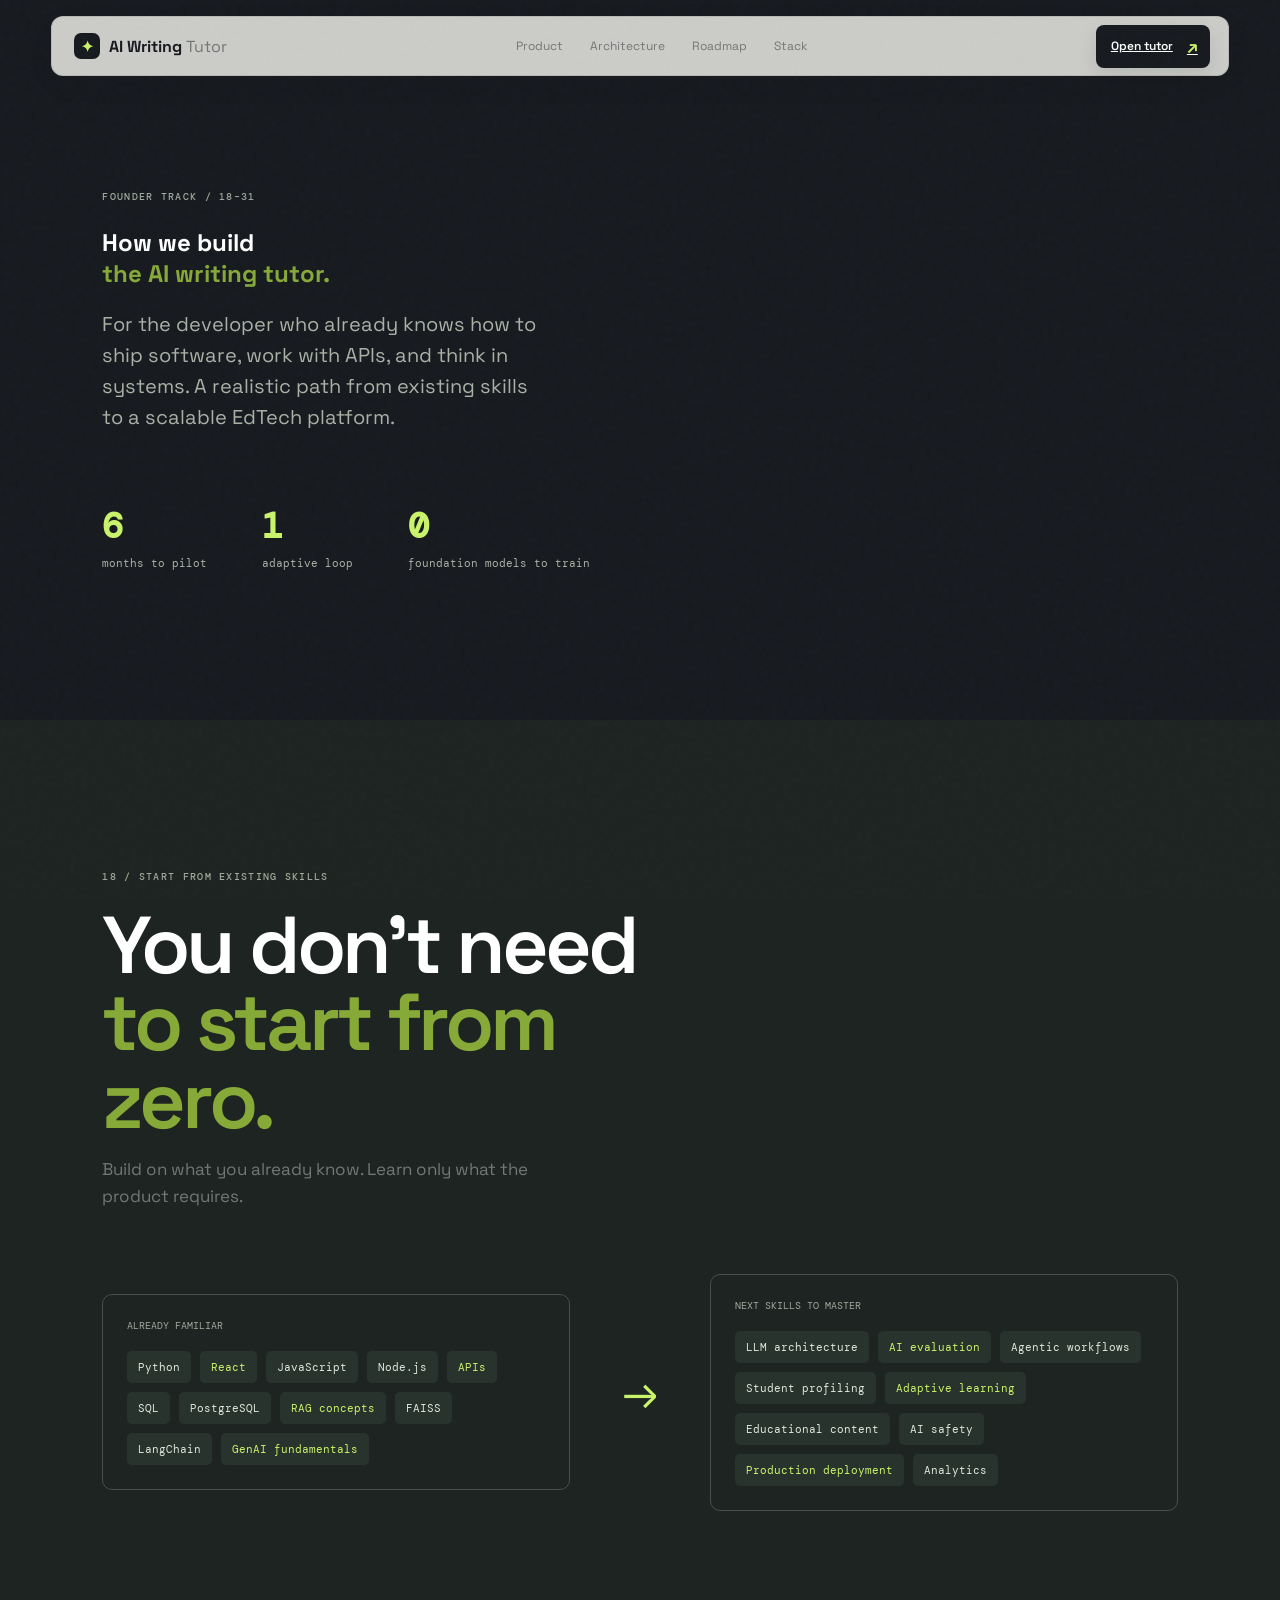
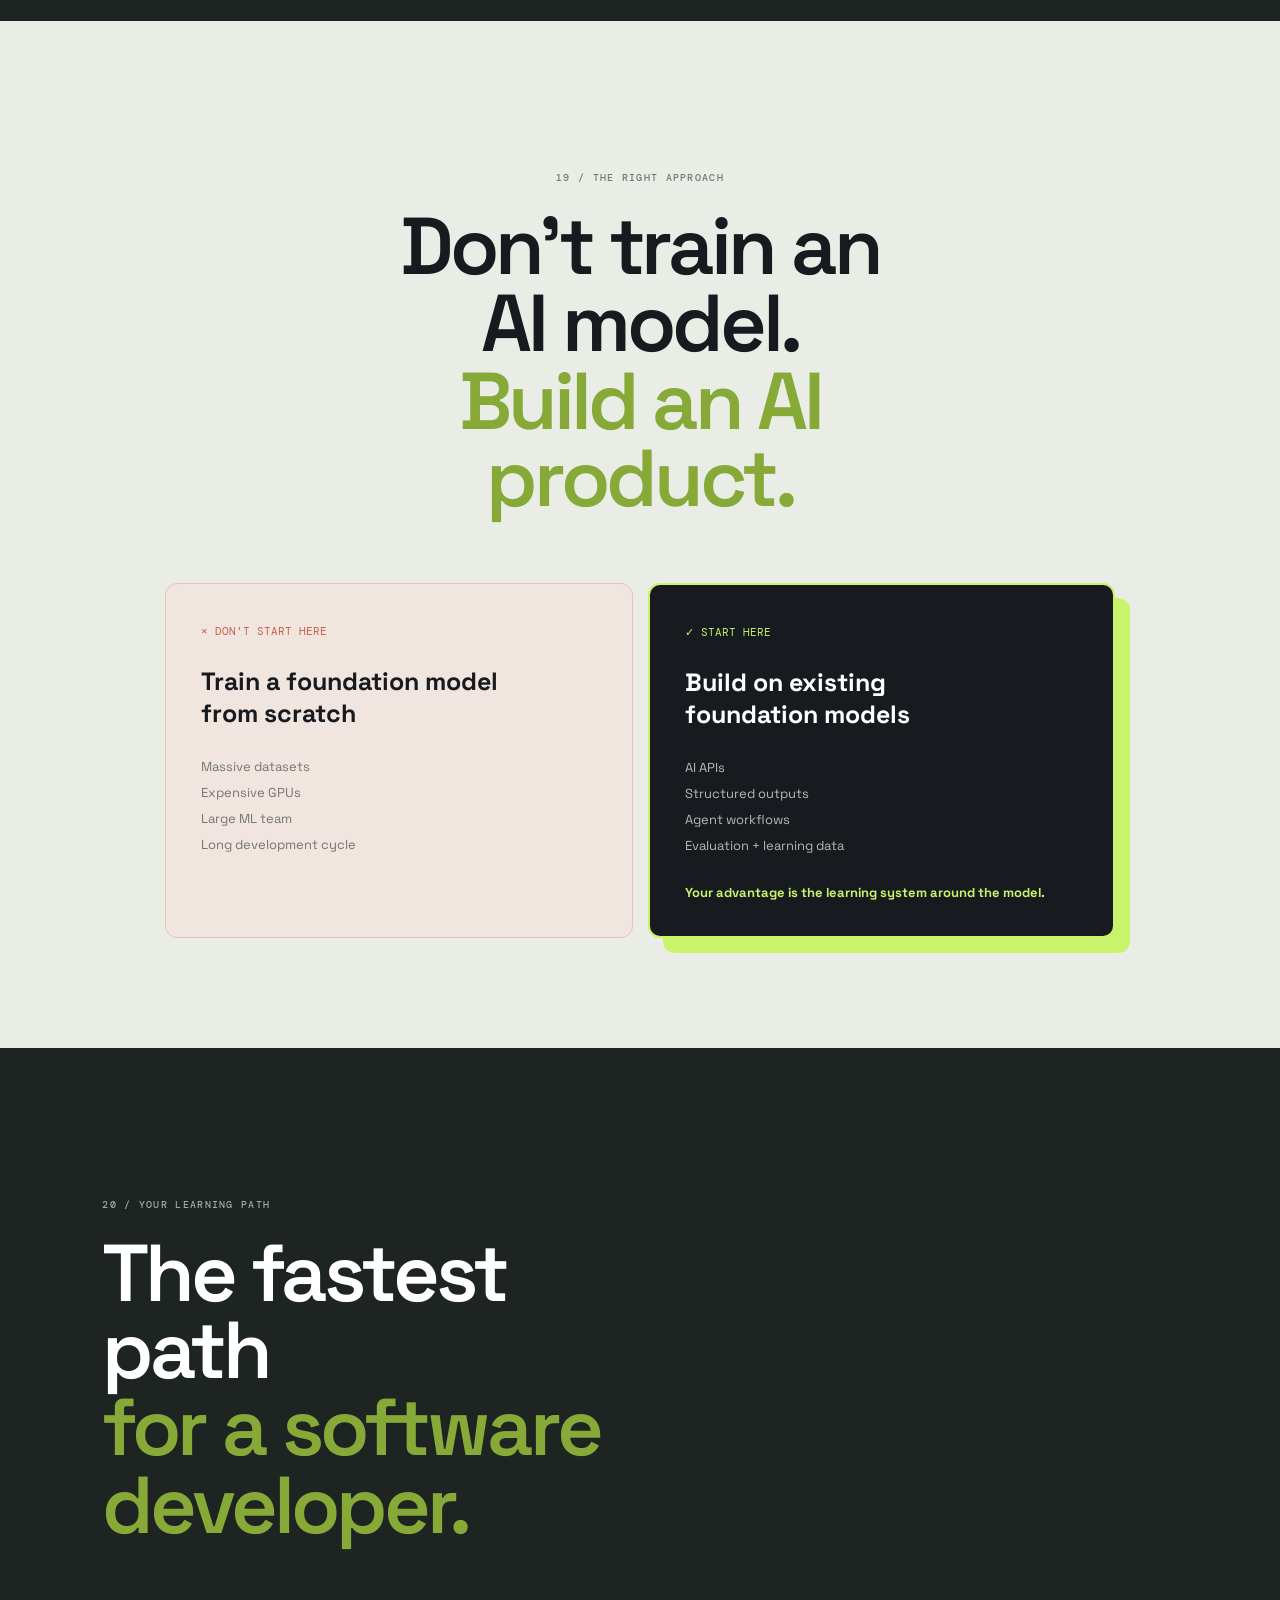
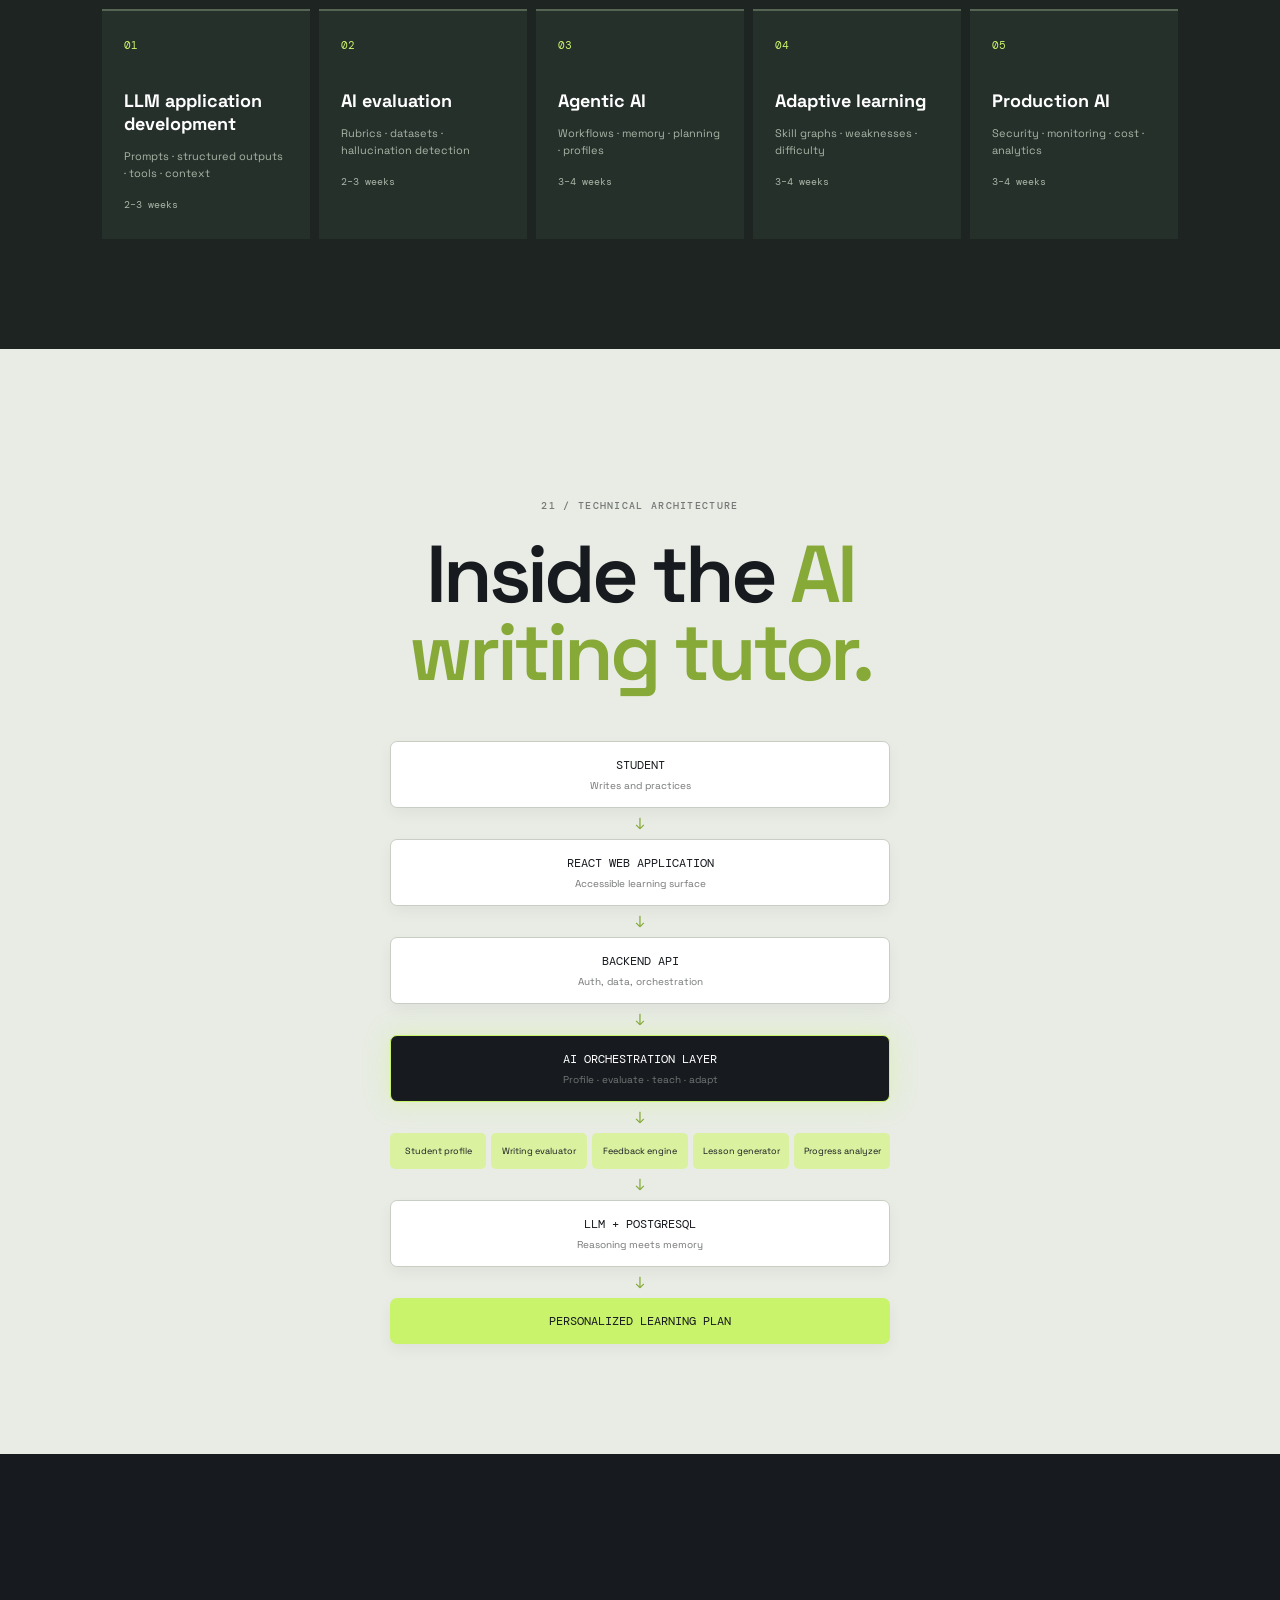
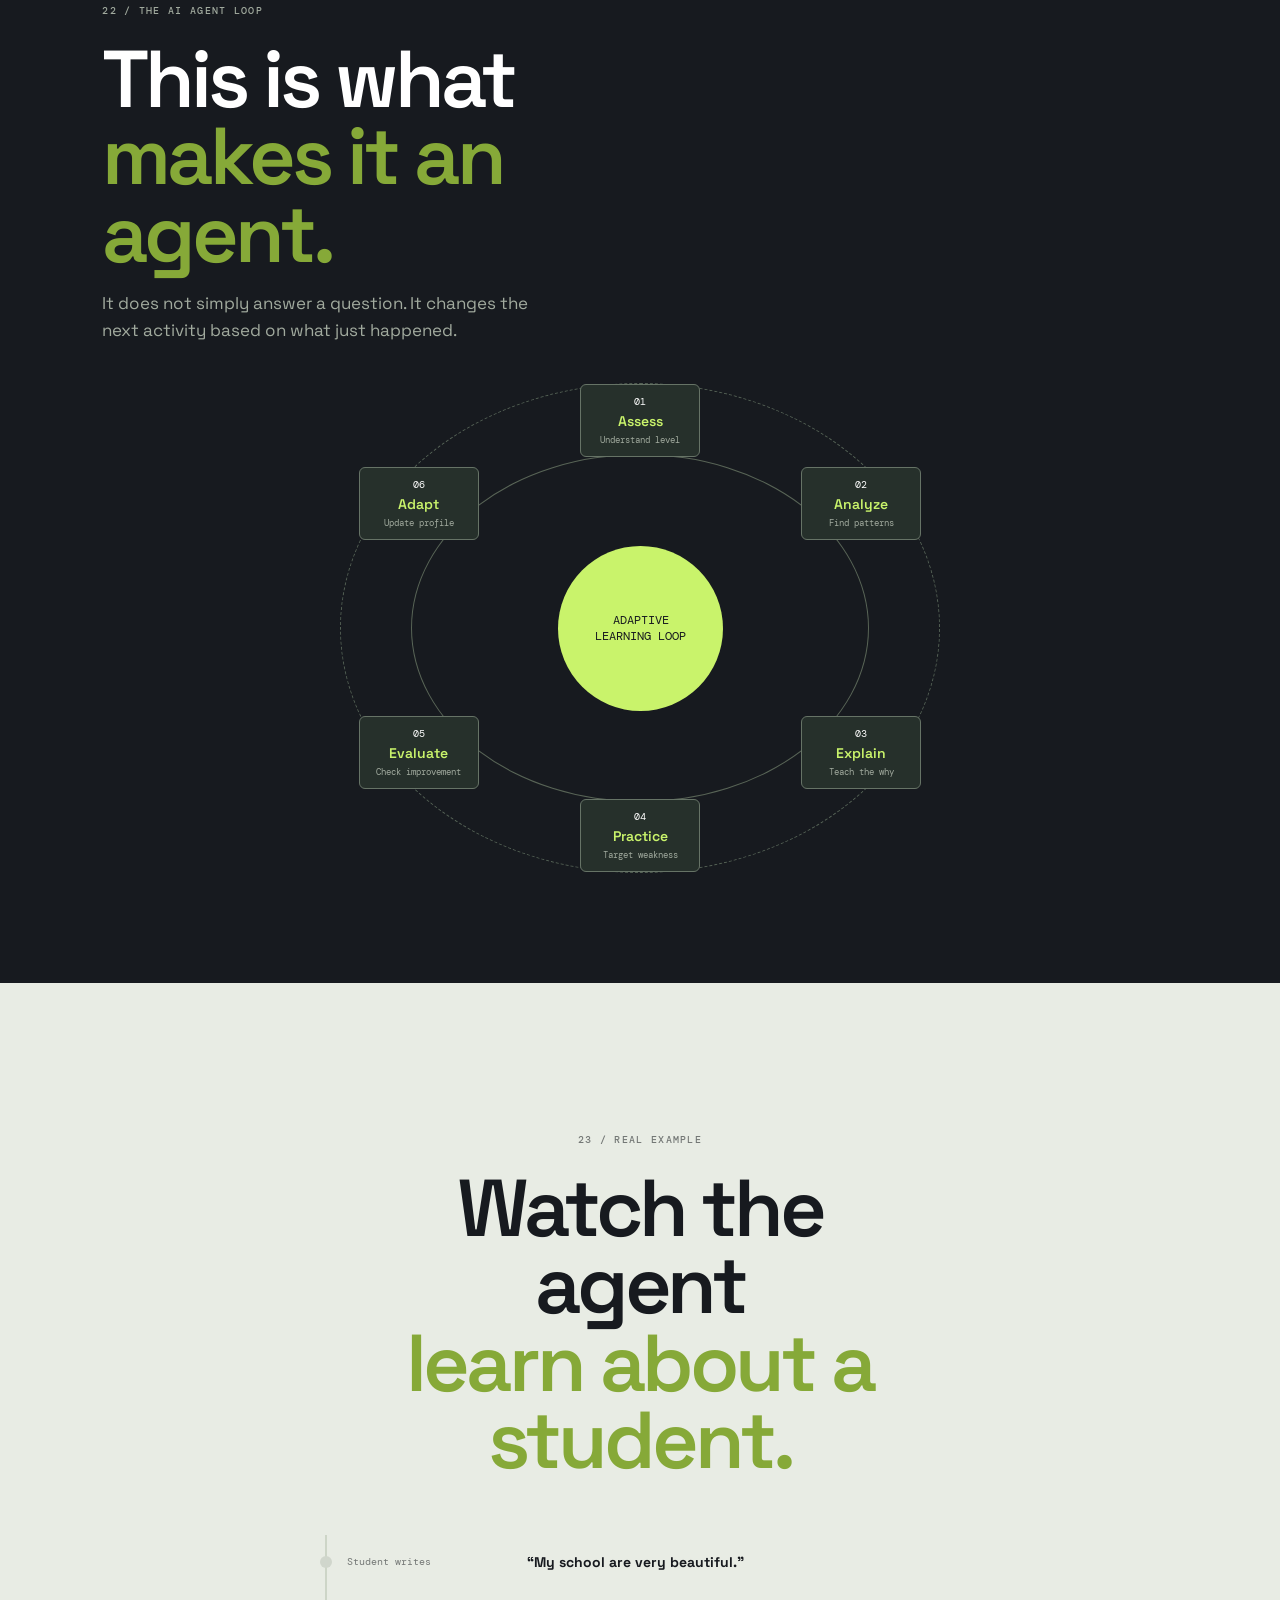
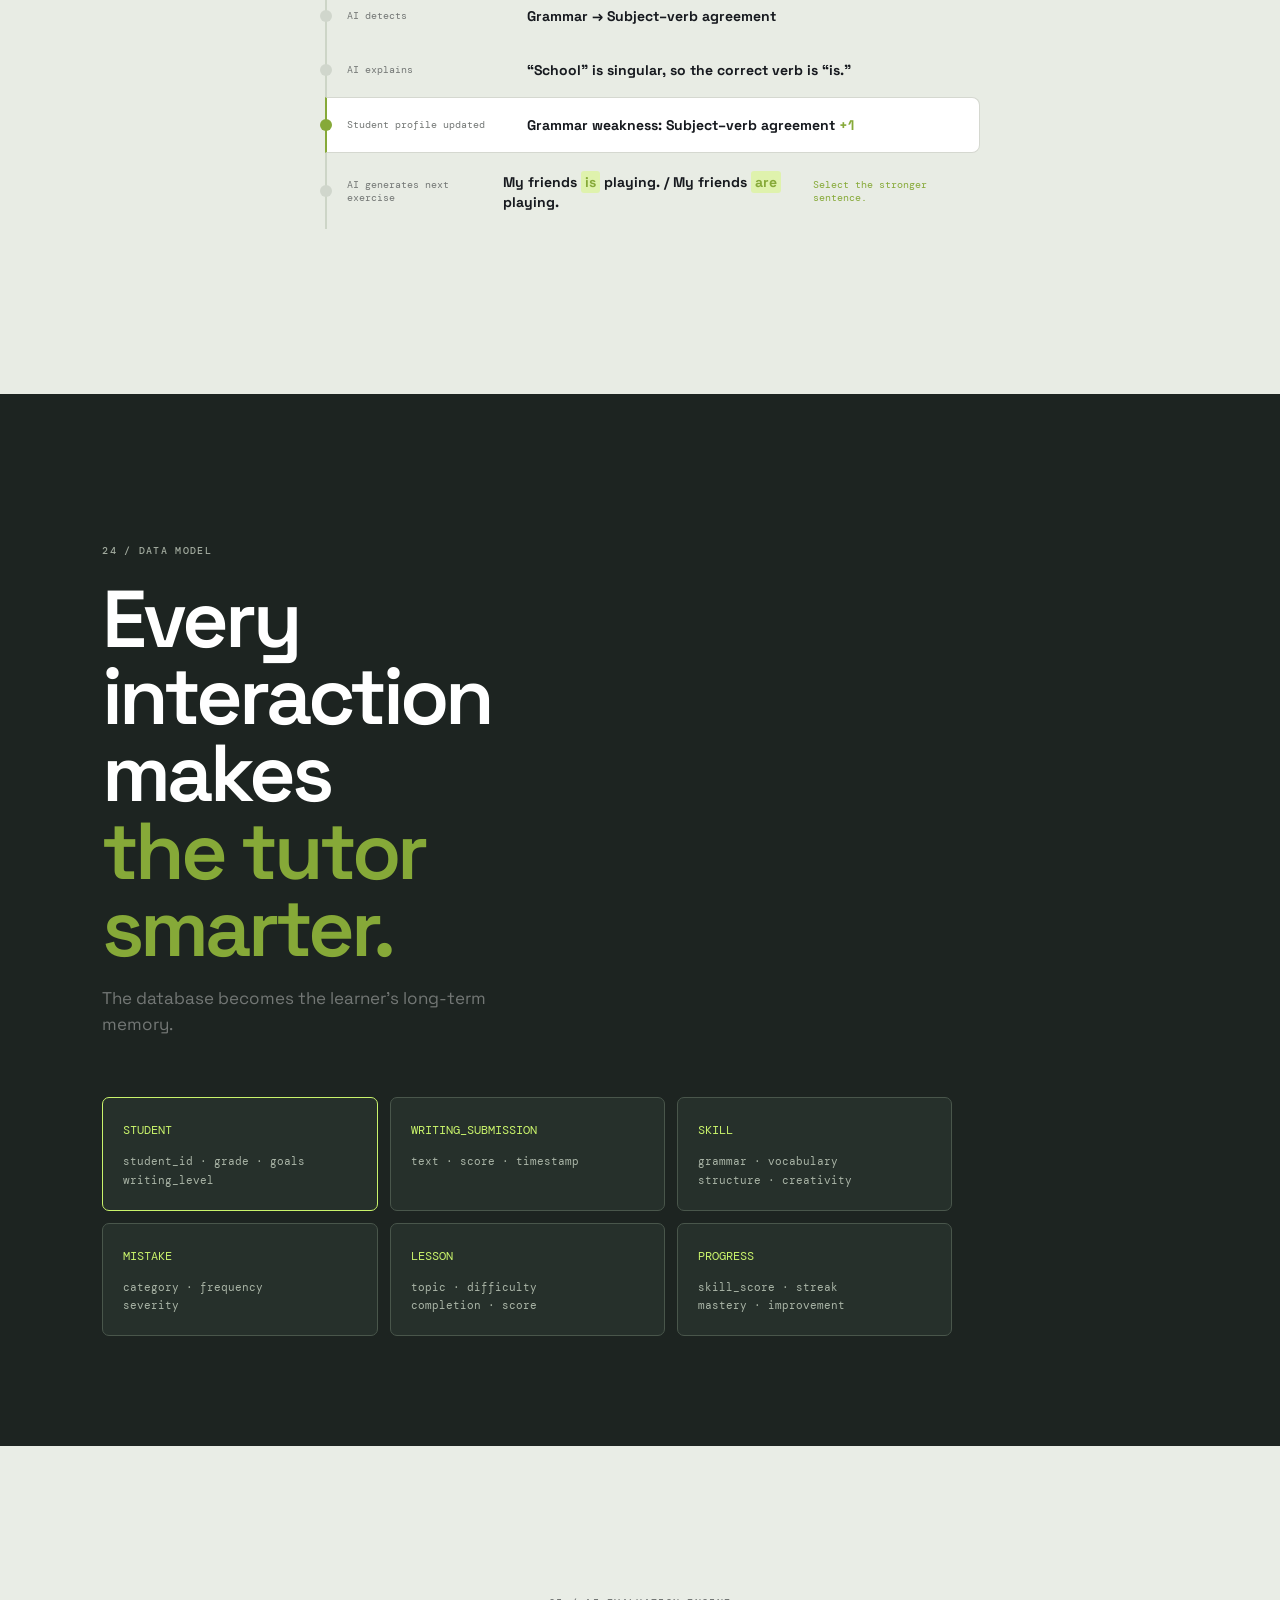
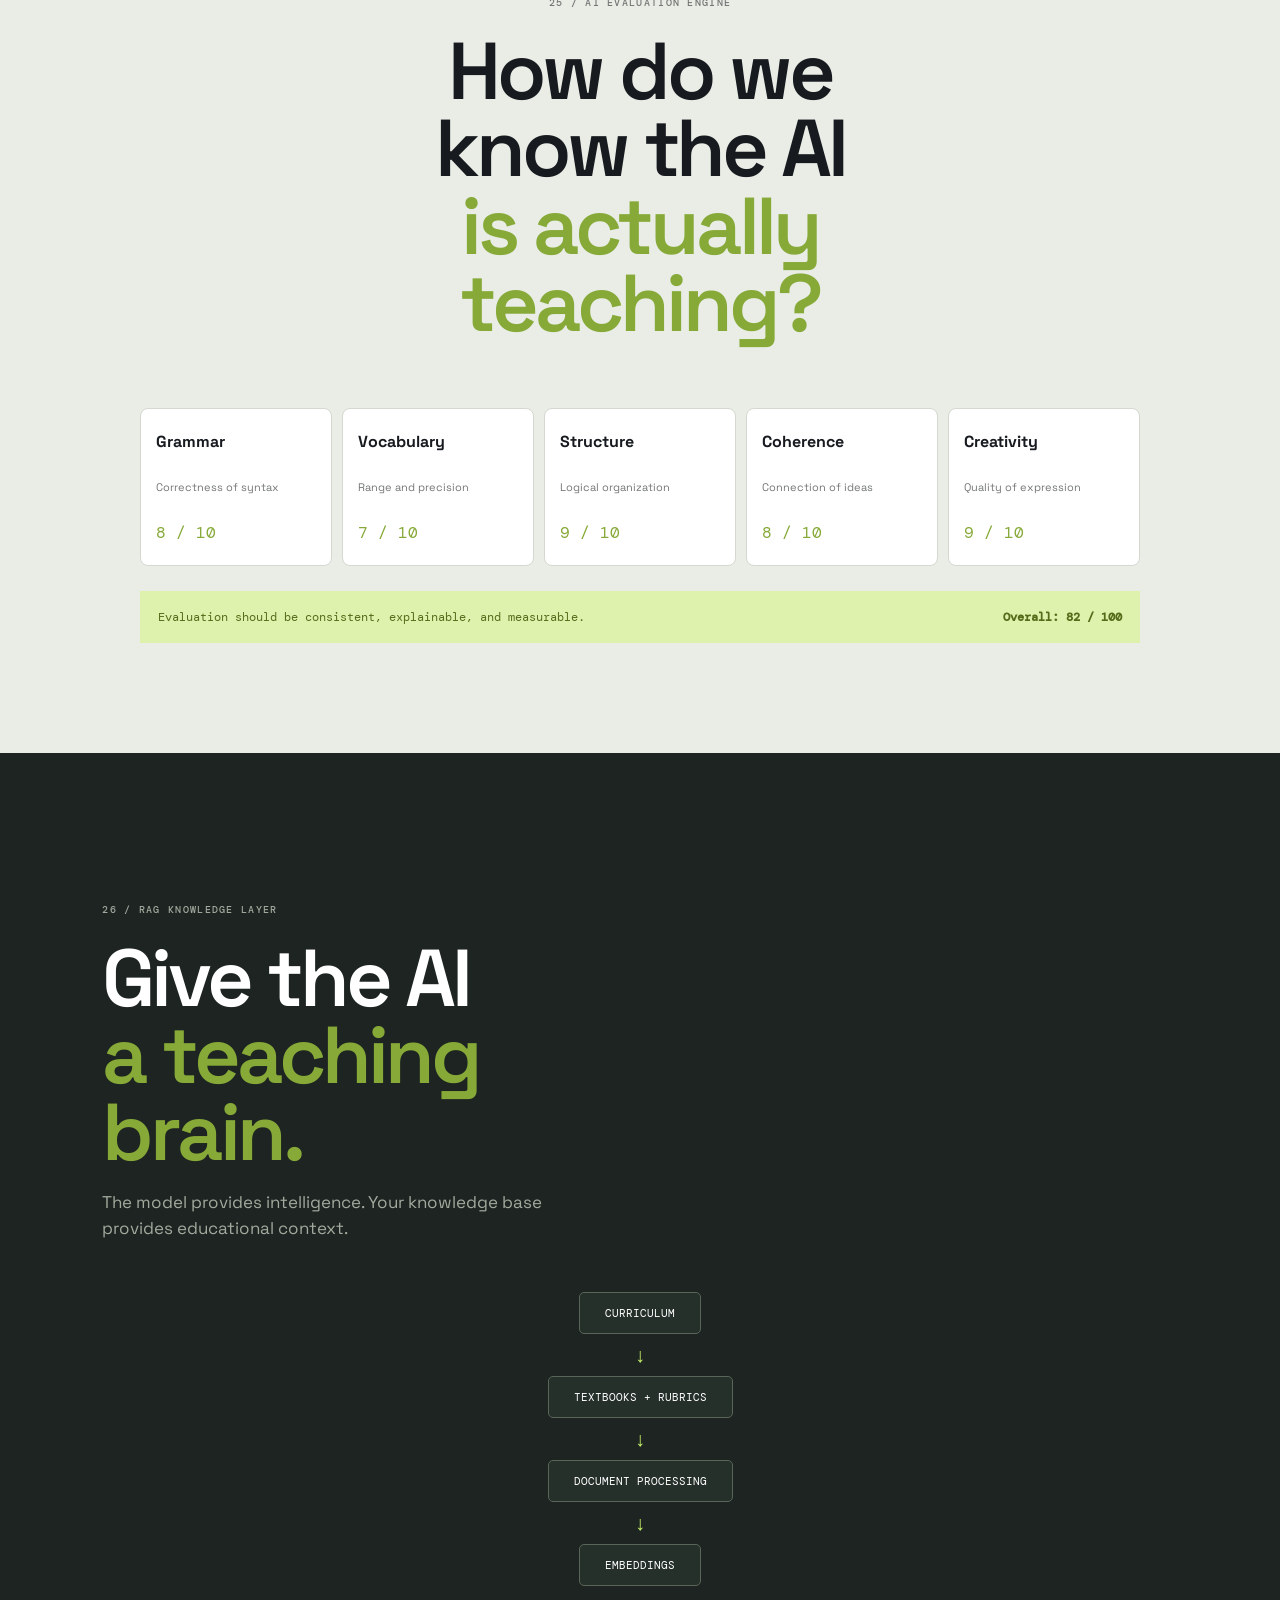
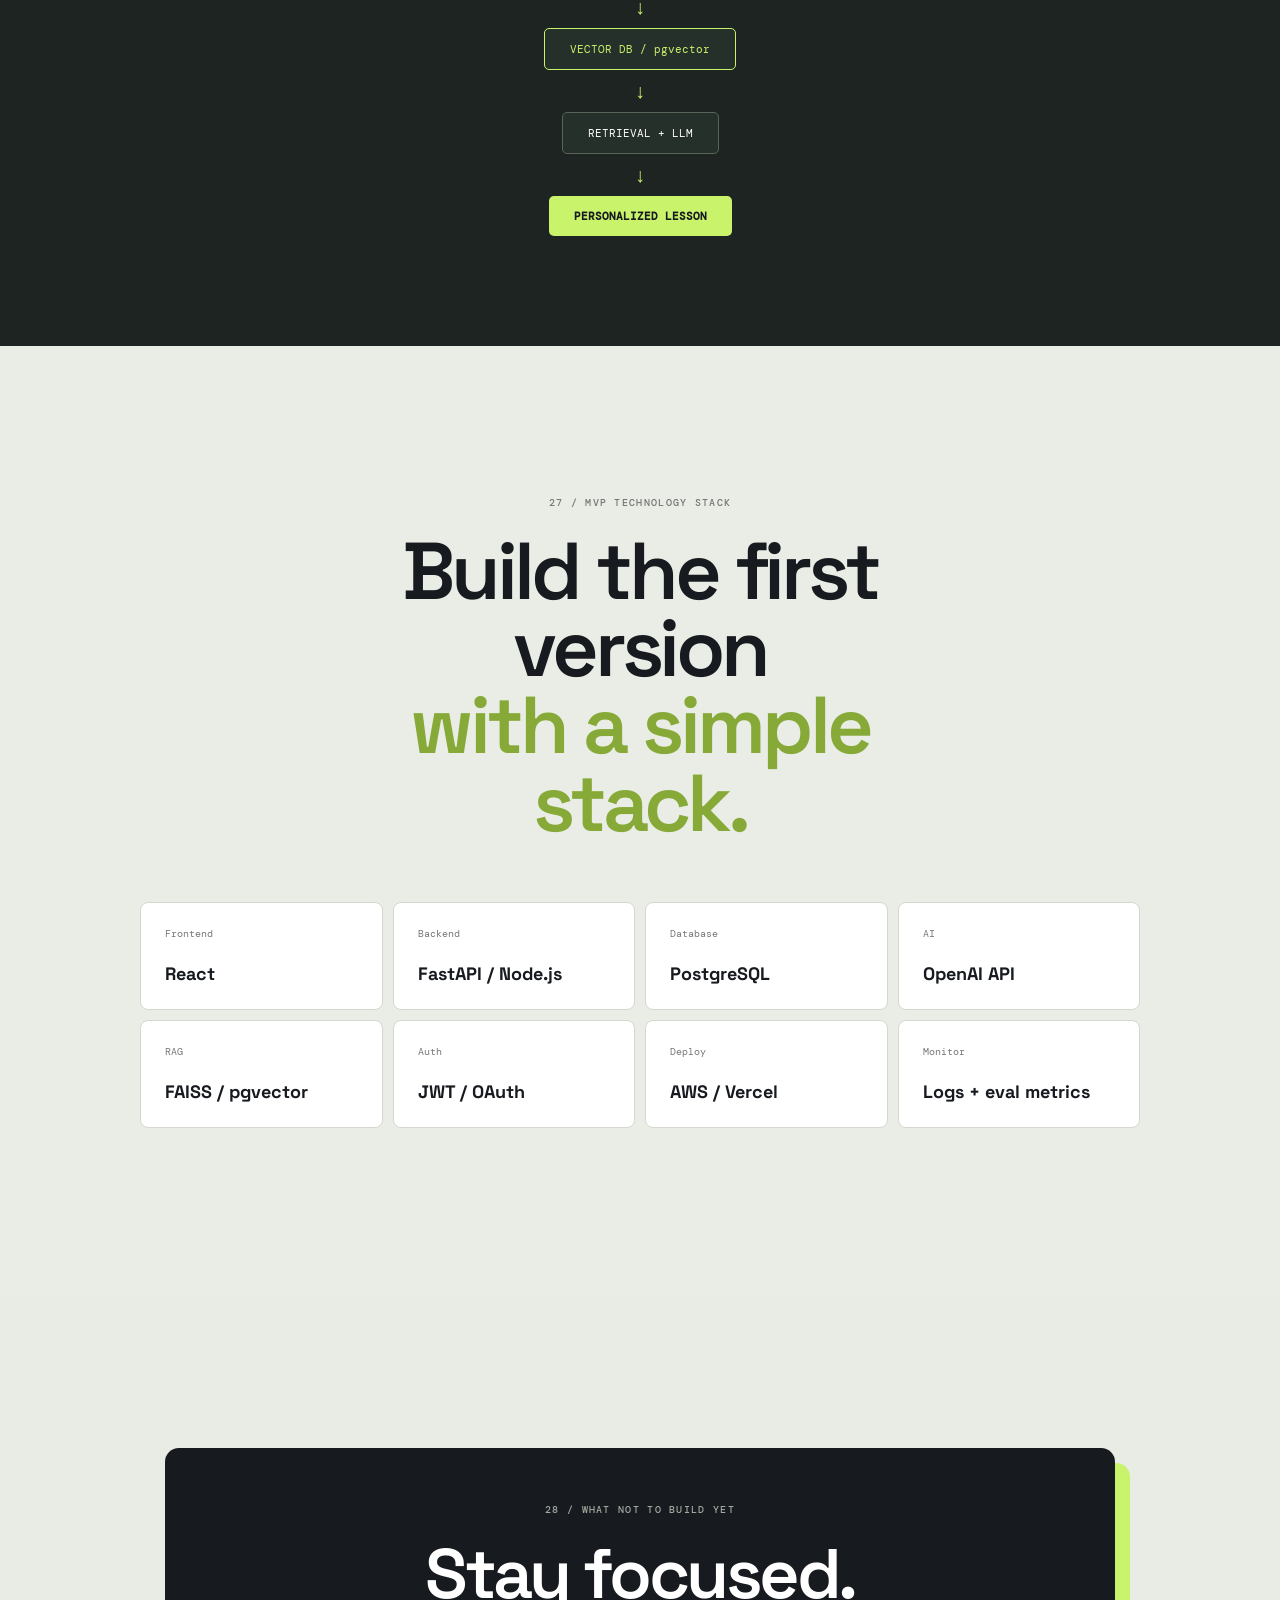
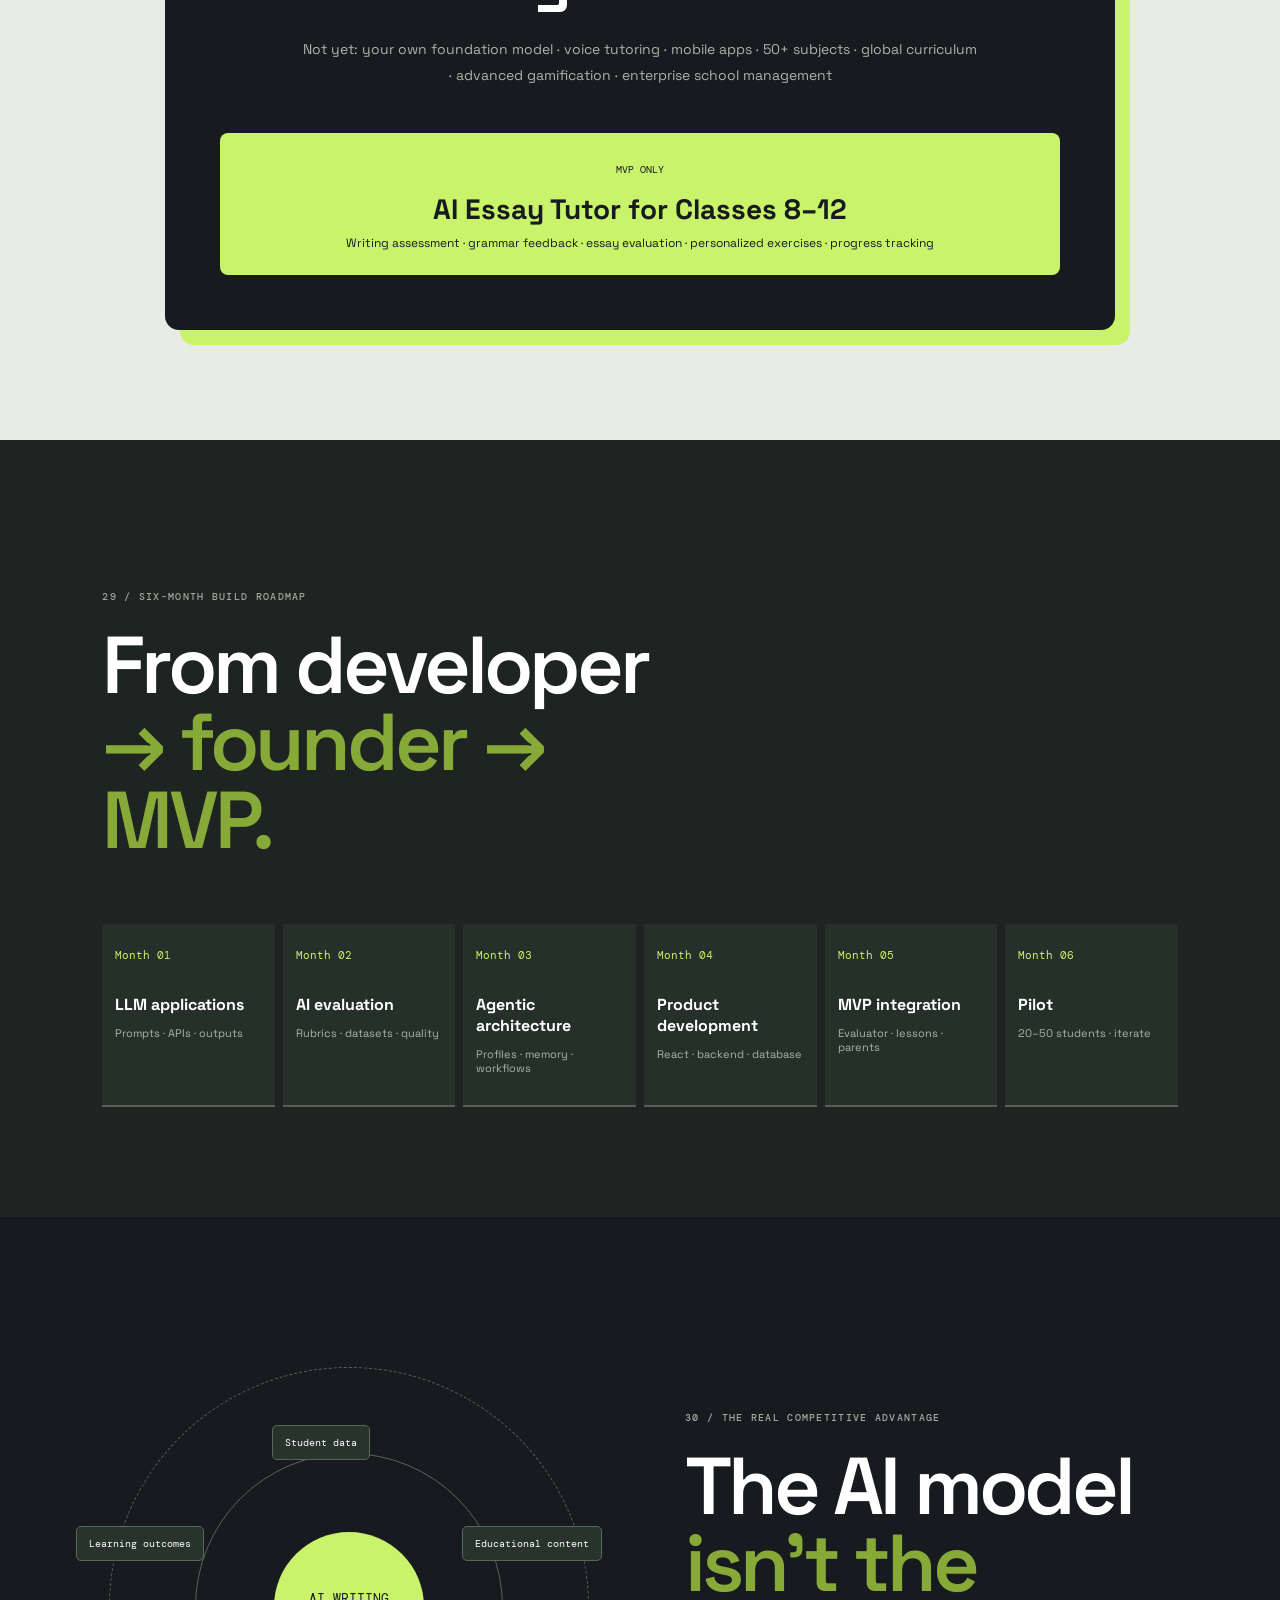
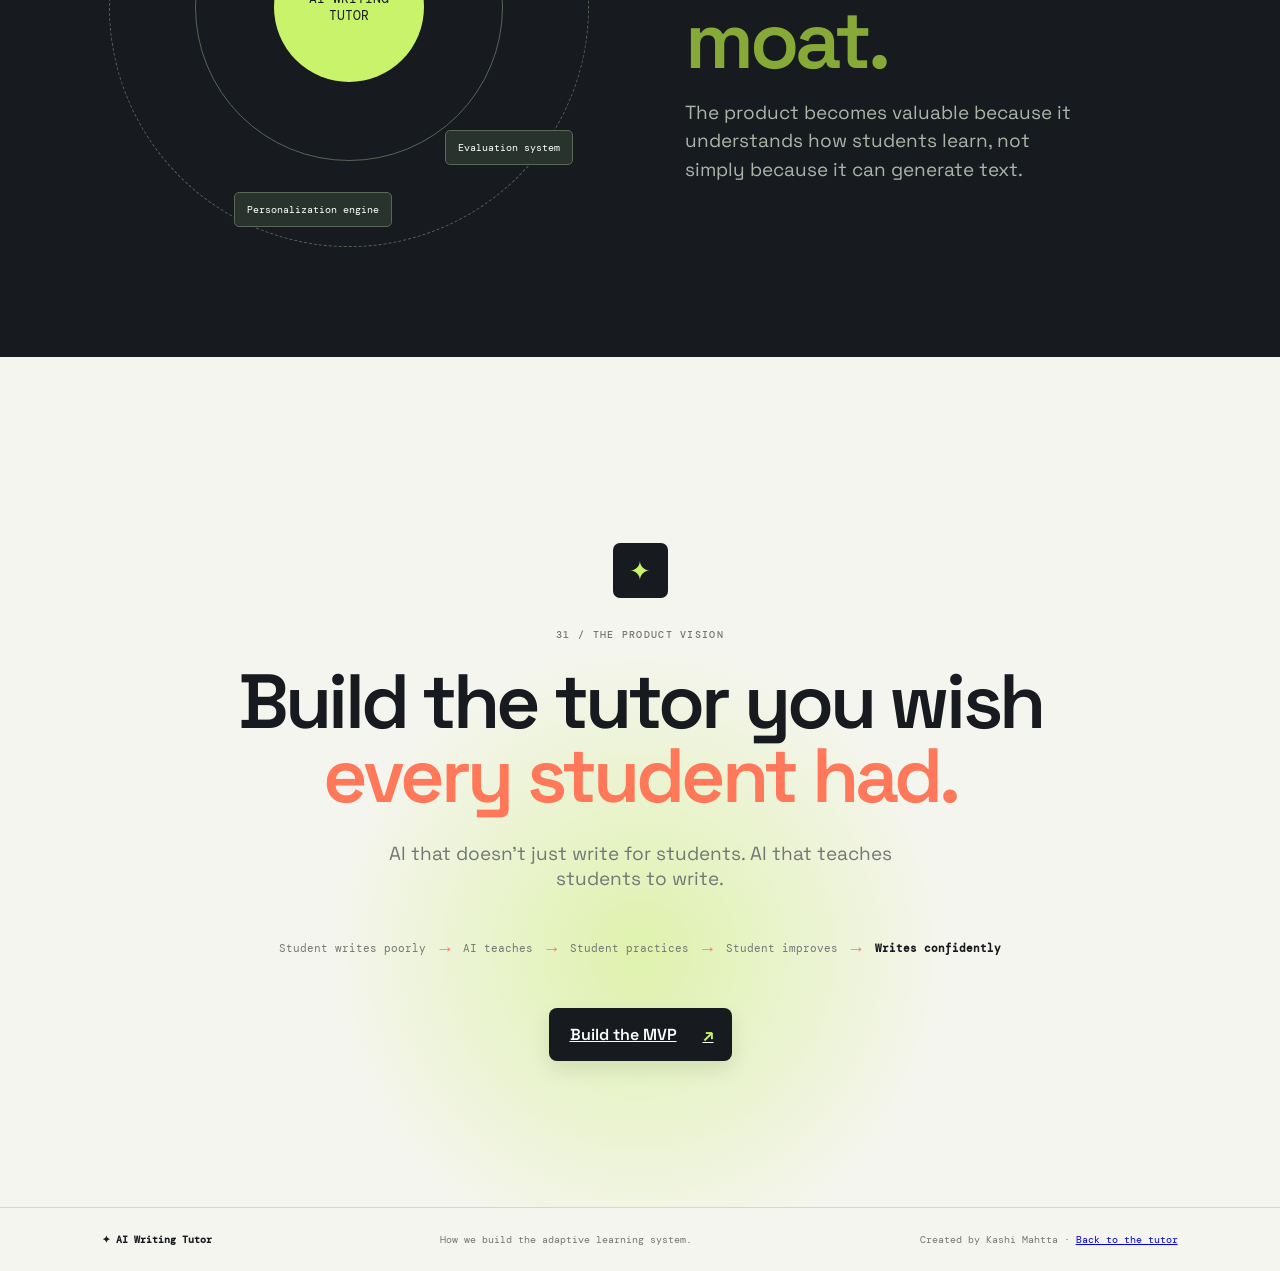
<file: build.html>
<!doctype html>
<html lang="en">
  <head>
    <meta charset="UTF-8" />
    <meta name="viewport" content="width=device-width, initial-scale=1.0" />
    <meta
      name="description"
      content="How we build the AI Writing Tutor: a technical founder path from existing skills to an adaptive EdTech MVP."
    />
    <title>Build the AI Writing Tutor | Founder track</title>
    <link rel="preconnect" href="https://fonts.googleapis.com" />
    <link rel="preconnect" href="https://fonts.gstatic.com" crossorigin />
    <link
      href="https://fonts.googleapis.com/css2?family=DM+Mono:wght@400;500&family=Space+Grotesk:wght@400;500;600;700&display=swap"
      rel="stylesheet"
    />
    <link rel="stylesheet" href="styles.css" />
  </head>
  <body class="builder-page">
    <div class="noise"></div>
    <header class="nav">
      <a class="brand" href="index.html" aria-label="AI Writing Tutor home"
        ><span class="brand-mark">✦</span
        ><span>AI Writing <em>Tutor</em></span></a
      >
      <nav class="nav-links" aria-label="Builder navigation">
        <a href="index.html#how-it-works">Product</a
        ><a href="#architecture">Architecture</a><a href="#roadmap">Roadmap</a
        ><a href="#stack">Stack</a>
      </nav>
      <a class="button button-small" href="index.html#practice"
        >Open tutor <span>↗</span></a
      >
    </header>
    <main id="top">
      <section class="frame founder-intro reveal">
        <div class="eyebrow">Founder track / 18–31</div>
        <h1>
          How we build<br /><span class="lime-text">the AI writing tutor.</span>
        </h1>
        <p>
          For the developer who already knows how to ship software, work with
          APIs, and think in systems. A realistic path from existing skills to a
          scalable EdTech platform.
        </p>
        <div class="founder-stats">
          <span><b>6</b> months to pilot</span
          ><span><b>1</b> adaptive loop</span
          ><span><b>0</b> foundation models to train</span>
        </div>
      </section>
      <section class="frame skills-section reveal">
        <div class="section-intro">
          <div class="eyebrow">18 / Start from existing skills</div>
          <h2>
            You don't need<br /><span class="lime-text"
              >to start from zero.</span
            >
          </h2>
          <p>
            Build on what you already know. Learn only what the product
            requires.
          </p>
        </div>
        <div class="skill-map">
          <div class="skill-cloud known">
            <label>Already familiar</label><span>Python</span><span>React</span
            ><span>JavaScript</span><span>Node.js</span><span>APIs</span
            ><span>SQL</span><span>PostgreSQL</span><span>RAG concepts</span
            ><span>FAISS</span><span>LangChain</span
            ><span>GenAI fundamentals</span>
          </div>
          <div class="skill-arrow">→</div>
          <div class="skill-cloud next">
            <label>Next skills to master</label><span>LLM architecture</span
            ><span>AI evaluation</span><span>Agentic workflows</span
            ><span>Student profiling</span><span>Adaptive learning</span
            ><span>Educational content</span><span>AI safety</span
            ><span>Production deployment</span><span>Analytics</span>
          </div>
        </div>
      </section>
      <section class="frame approach-section reveal">
        <div class="section-intro centered">
          <div class="eyebrow">19 / The right approach</div>
          <h2>
            Don't train an AI model.<br /><span class="lime-text"
              >Build an AI product.</span
            >
          </h2>
        </div>
        <div class="compare-grid">
          <div class="compare-card no">
            <span>× Don't start here</span>
            <h3>Train a foundation model from scratch</h3>
            <p>
              Massive datasets<br />Expensive GPUs<br />Large ML team<br />Long
              development cycle
            </p>
          </div>
          <div class="compare-card yes">
            <span>✓ Start here</span>
            <h3>Build on existing foundation models</h3>
            <p>
              AI APIs<br />Structured outputs<br />Agent workflows<br />Evaluation
              + learning data
            </p>
            <strong
              >Your advantage is the learning system around the model.</strong
            >
          </div>
        </div>
      </section>
      <section id="roadmap" class="frame roadmap-section reveal">
        <div class="section-intro">
          <div class="eyebrow">20 / Your learning path</div>
          <h2>
            The fastest path<br /><span class="lime-text"
              >for a software developer.</span
            >
          </h2>
        </div>
        <div class="roadmap">
          <article>
            <b>01</b>
            <h3>LLM application development</h3>
            <p>Prompts · structured outputs · tools · context</p>
            <small>2–3 weeks</small>
          </article>
          <article>
            <b>02</b>
            <h3>AI evaluation</h3>
            <p>Rubrics · datasets · hallucination detection</p>
            <small>2–3 weeks</small>
          </article>
          <article>
            <b>03</b>
            <h3>Agentic AI</h3>
            <p>Workflows · memory · planning · profiles</p>
            <small>3–4 weeks</small>
          </article>
          <article>
            <b>04</b>
            <h3>Adaptive learning</h3>
            <p>Skill graphs · weaknesses · difficulty</p>
            <small>3–4 weeks</small>
          </article>
          <article>
            <b>05</b>
            <h3>Production AI</h3>
            <p>Security · monitoring · cost · analytics</p>
            <small>3–4 weeks</small>
          </article>
        </div>
      </section>
      <section id="architecture" class="frame architecture-section reveal">
        <div class="section-intro centered">
          <div class="eyebrow">21 / Technical architecture</div>
          <h2>Inside the <span class="lime-text">AI writing tutor.</span></h2>
        </div>
        <div class="architecture">
          <div class="arch-node">
            STUDENT<small>Writes and practices</small>
          </div>
          <i>↓</i>
          <div class="arch-node">
            REACT WEB APPLICATION<small>Accessible learning surface</small>
          </div>
          <i>↓</i>
          <div class="arch-node">
            BACKEND API<small>Auth, data, orchestration</small>
          </div>
          <i>↓</i>
          <div class="arch-node highlight">
            AI ORCHESTRATION LAYER<small
              >Profile · evaluate · teach · adapt</small
            >
          </div>
          <i>↓</i>
          <div class="arch-modules">
            <span>Student profile</span><span>Writing evaluator</span
            ><span>Feedback engine</span><span>Lesson generator</span
            ><span>Progress analyzer</span>
          </div>
          <i>↓</i>
          <div class="arch-node">
            LLM + POSTGRESQL<small>Reasoning meets memory</small>
          </div>
          <i>↓</i>
          <div class="arch-node outcome">PERSONALIZED LEARNING PLAN</div>
        </div>
      </section>
      <section class="frame loop-section reveal">
        <div class="section-intro">
          <div class="eyebrow">22 / The AI agent loop</div>
          <h2>
            This is what<br /><span class="lime-text">makes it an agent.</span>
          </h2>
          <p>
            It does not simply answer a question. It changes the next activity
            based on what just happened.
          </p>
        </div>
        <div class="agent-loop">
          <div class="loop-center">ADAPTIVE<br />LEARNING LOOP</div>
          <span class="loop-step ls1"
            >01 <b>Assess</b><small>Understand level</small></span
          ><span class="loop-step ls2"
            >02 <b>Analyze</b><small>Find patterns</small></span
          ><span class="loop-step ls3"
            >03 <b>Explain</b><small>Teach the why</small></span
          ><span class="loop-step ls4"
            >04 <b>Practice</b><small>Target weakness</small></span
          ><span class="loop-step ls5"
            >05 <b>Evaluate</b><small>Check improvement</small></span
          ><span class="loop-step ls6"
            >06 <b>Adapt</b><small>Update profile</small></span
          >
        </div>
      </section>
      <section class="frame agent-example-section reveal">
        <div class="section-intro centered">
          <div class="eyebrow">23 / Real example</div>
          <h2>
            Watch the agent<br /><span class="lime-text"
              >learn about a student.</span
            >
          </h2>
        </div>
        <div class="agent-example">
          <div class="agent-event">
            <span>Student writes</span
            ><strong>“My school are very beautiful.”</strong>
          </div>
          <div class="agent-event">
            <span>AI detects</span
            ><strong>Grammar → Subject–verb agreement</strong>
          </div>
          <div class="agent-event">
            <span>AI explains</span
            ><strong>“School” is singular, so the correct verb is “is.”</strong>
          </div>
          <div class="agent-event success">
            <span>Student profile updated</span
            ><strong
              >Grammar weakness: Subject–verb agreement <em>+1</em></strong
            >
          </div>
          <div class="agent-event">
            <span>AI generates next exercise</span
            ><strong
              >My friends
              <button class="inline-answer" data-agent-answer="wrong">
                is
              </button>
              playing. / My friends
              <button class="inline-answer" data-agent-answer="right">
                are
              </button>
              playing.</strong
            ><small id="agent-feedback">Select the stronger sentence.</small>
          </div>
        </div>
      </section>
      <section class="frame data-section reveal">
        <div class="section-intro">
          <div class="eyebrow">24 / Data model</div>
          <h2>
            Every interaction makes<br /><span class="lime-text"
              >the tutor smarter.</span
            >
          </h2>
          <p>The database becomes the learner's long-term memory.</p>
        </div>
        <div class="data-model">
          <div class="entity main">
            <b>STUDENT</b
            ><span>student_id · grade · goals<br />writing_level</span>
          </div>
          <div class="entity">
            <b>WRITING_SUBMISSION</b><span>text · score · timestamp</span>
          </div>
          <div class="entity">
            <b>SKILL</b
            ><span>grammar · vocabulary<br />structure · creativity</span>
          </div>
          <div class="entity">
            <b>MISTAKE</b><span>category · frequency<br />severity</span>
          </div>
          <div class="entity">
            <b>LESSON</b><span>topic · difficulty<br />completion · score</span>
          </div>
          <div class="entity">
            <b>PROGRESS</b
            ><span>skill_score · streak<br />mastery · improvement</span>
          </div>
        </div>
      </section>
      <section class="frame rubric-section reveal">
        <div class="section-intro centered">
          <div class="eyebrow">25 / AI evaluation engine</div>
          <h2>
            How do we know the AI<br /><span class="lime-text"
              >is actually teaching?</span
            >
          </h2>
        </div>
        <div class="rubric-grid">
          <div class="rubric-card">
            <b>Grammar</b><span>Correctness of syntax</span
            ><strong>8 / 10</strong>
          </div>
          <div class="rubric-card">
            <b>Vocabulary</b><span>Range and precision</span
            ><strong>7 / 10</strong>
          </div>
          <div class="rubric-card">
            <b>Structure</b><span>Logical organization</span
            ><strong>9 / 10</strong>
          </div>
          <div class="rubric-card">
            <b>Coherence</b><span>Connection of ideas</span
            ><strong>8 / 10</strong>
          </div>
          <div class="rubric-card">
            <b>Creativity</b><span>Quality of expression</span
            ><strong>9 / 10</strong>
          </div>
        </div>
        <div class="rubric-note">
          Evaluation should be consistent, explainable, and measurable.
          <strong>Overall: 82 / 100</strong>
        </div>
      </section>
      <section class="frame rag-section reveal">
        <div class="section-intro">
          <div class="eyebrow">26 / RAG knowledge layer</div>
          <h2>
            Give the AI<br /><span class="lime-text">a teaching brain.</span>
          </h2>
          <p>
            The model provides intelligence. Your knowledge base provides
            educational context.
          </p>
        </div>
        <div class="rag-pipeline">
          <span>CURRICULUM</span><i>↓</i><span>TEXTBOOKS + RUBRICS</span><i>↓</i
          ><span>DOCUMENT PROCESSING</span><i>↓</i><span>EMBEDDINGS</span
          ><i>↓</i><span class="lime-node">VECTOR DB / pgvector</span><i>↓</i
          ><span>RETRIEVAL + LLM</span><i>↓</i
          ><strong>PERSONALIZED LESSON</strong>
        </div>
      </section>
      <section id="stack" class="frame stack-section reveal">
        <div class="section-intro centered">
          <div class="eyebrow">27 / MVP technology stack</div>
          <h2>
            Build the first version<br /><span class="lime-text"
              >with a simple stack.</span
            >
          </h2>
        </div>
        <div class="stack-grid">
          <div><small>Frontend</small><strong>React</strong></div>
          <div><small>Backend</small><strong>FastAPI / Node.js</strong></div>
          <div><small>Database</small><strong>PostgreSQL</strong></div>
          <div><small>AI</small><strong>OpenAI API</strong></div>
          <div><small>RAG</small><strong>FAISS / pgvector</strong></div>
          <div><small>Auth</small><strong>JWT / OAuth</strong></div>
          <div><small>Deploy</small><strong>AWS / Vercel</strong></div>
          <div><small>Monitor</small><strong>Logs + eval metrics</strong></div>
        </div>
      </section>
      <section class="frame focus-section reveal">
        <div class="focus-card">
          <div class="eyebrow">28 / What not to build yet</div>
          <h2>Stay focused.</h2>
          <p class="not-yet">
            Not yet: your own foundation model · voice tutoring · mobile apps ·
            50+ subjects · global curriculum · advanced gamification ·
            enterprise school management
          </p>
          <div class="mvp-callout">
            <span>MVP ONLY</span>
            <h3>AI Essay Tutor for Classes 8–12</h3>
            <p>
              Writing assessment · grammar feedback · essay evaluation ·
              personalized exercises · progress tracking
            </p>
          </div>
        </div>
      </section>
      <section class="frame six-month-section reveal">
        <div class="section-intro">
          <div class="eyebrow">29 / Six-month build roadmap</div>
          <h2>
            From developer<br /><span class="lime-text">→ founder → MVP.</span>
          </h2>
        </div>
        <div class="months">
          <article>
            <b>Month 01</b>
            <h3>LLM applications</h3>
            <p>Prompts · APIs · outputs</p>
          </article>
          <article>
            <b>Month 02</b>
            <h3>AI evaluation</h3>
            <p>Rubrics · datasets · quality</p>
          </article>
          <article>
            <b>Month 03</b>
            <h3>Agentic architecture</h3>
            <p>Profiles · memory · workflows</p>
          </article>
          <article>
            <b>Month 04</b>
            <h3>Product development</h3>
            <p>React · backend · database</p>
          </article>
          <article>
            <b>Month 05</b>
            <h3>MVP integration</h3>
            <p>Evaluator · lessons · parents</p>
          </article>
          <article>
            <b>Month 06</b>
            <h3>Pilot</h3>
            <p>20–50 students · iterate</p>
          </article>
        </div>
      </section>
      <section class="frame moat-section reveal">
        <div class="moat-orbit">
          <span>Student data</span><span>Educational content</span
          ><span>Evaluation system</span><span>Personalization engine</span
          ><span>Learning outcomes</span><strong>AI WRITING<br />TUTOR</strong>
        </div>
        <div class="moat-copy">
          <div class="eyebrow">30 / The real competitive advantage</div>
          <h2>
            The AI model<br /><span class="lime-text">isn't the moat.</span>
          </h2>
          <p>
            The product becomes valuable because it understands how students
            learn, not simply because it can generate text.
          </p>
        </div>
      </section>
      <section class="frame final-section reveal">
        <div class="final-mark">✦</div>
        <div class="eyebrow">31 / The product vision</div>
        <h2>
          Build the tutor you wish<br /><span class="accent-text"
            >every student had.</span
          >
        </h2>
        <p>
          AI that doesn't just write for students. AI that teaches students to
          write.
        </p>
        <div class="vision-flow">
          <span>Student writes poorly</span><i>→</i><span>AI teaches</span
          ><i>→</i><span>Student practices</span><i>→</i
          ><span>Student improves</span><i>→</i
          ><strong>Writes confidently</strong>
        </div>
        <a class="button" href="index.html#practice"
          >Build the MVP <span>↗</span></a
        >
      </section>
    </main>
    <footer>
      <span>✦ AI Writing Tutor</span
      ><span>How we build the adaptive learning system.</span
      ><span
        >Created by Kashi Mahtta ·
        <a href="index.html">Back to the tutor</a></span
      >
    </footer>
    <script src="app.js"></script>
  </body>
</html>
</file>
<file: styles.css>
:root {
  --ink: #171a1f;
  --paper: #f5f5ef;
  --cream: #eeeee6;
  --muted: #737775;
  --line: #d5d8d0;
  --lime: #c9f36b;
  --lime-dark: #86a938;
  --purple: #8e75ff;
  --orange: #ff785a;
  --white: #fff;
  --mono: "DM Mono", monospace;
  --sans: "Space Grotesk", sans-serif;
}
* {
  box-sizing: border-box;
}
html {
  scroll-behavior: smooth;
}
body {
  margin: 0;
  background: var(--paper);
  color: var(--ink);
  font-family: var(--sans);
  overflow-x: hidden;
}
.noise {
  position: fixed;
  inset: 0;
  pointer-events: none;
  opacity: 0.035;
  z-index: 20;
  background-image: url("data:image/svg+xml,%3Csvg viewBox='0 0 180 180' xmlns='http://www.w3.org/2000/svg'%3E%3Cfilter id='n'%3E%3CfeTurbulence type='fractalNoise' baseFrequency='.9' numOctaves='4' stitchTiles='stitch'/%3E%3C/filter%3E%3Crect width='100%25' height='100%25' filter='url(%23n)' opacity='.6'/%3E%3C/svg%3E");
}
.nav {
  position: fixed;
  top: 16px;
  left: 4%;
  right: 4%;
  height: 60px;
  padding: 0 18px 0 22px;
  display: flex;
  align-items: center;
  justify-content: space-between;
  background: rgba(245, 245, 239, 0.82);
  backdrop-filter: blur(18px);
  border: 1px solid rgba(23, 26, 31, 0.11);
  border-radius: 12px;
  z-index: 10;
  box-shadow: 0 8px 30px #171a1f0b;
}
.brand {
  color: var(--ink);
  font-weight: 700;
  text-decoration: none;
  display: flex;
  align-items: center;
  gap: 9px;
}
.brand em {
  font-style: normal;
  color: var(--muted);
  font-weight: 400;
}
.brand-mark,
.final-mark {
  display: inline-grid;
  place-items: center;
  width: 26px;
  height: 26px;
  background: var(--ink);
  color: var(--lime);
  border-radius: 7px;
  font-size: 15px;
}
.nav-links {
  display: flex;
  gap: 27px;
}
.nav-links a {
  font-size: 12px;
  color: var(--muted);
  text-decoration: none;
}
.nav-links a:hover {
  color: var(--ink);
}
button {
  font-family: inherit;
  cursor: pointer;
  border: 0;
}
.button {
  display: inline-flex;
  align-items: center;
  gap: 26px;
  padding: 15px 18px 15px 21px;
  border-radius: 8px;
  background: var(--ink);
  color: white;
  font-weight: 600;
  transition: 0.25s;
  box-shadow: 0 8px 20px #171a1f1a;
}
.button:hover {
  background: #30353c;
  transform: translateY(-2px);
  box-shadow: 0 10px 24px #171a1f2b;
}
.button span {
  font-size: 18px;
  color: var(--lime);
}
.button-small {
  padding: 10px 12px 10px 15px;
  font-size: 12px;
  gap: 14px;
}
.button-ghost {
  background: transparent;
  color: var(--ink);
  border: 1px solid var(--line);
  box-shadow: none;
}
.button-ghost:hover {
  background: var(--white);
}
.frame {
  min-height: 720px;
  padding: 150px 8vw 110px;
  position: relative;
  overflow: hidden;
}
.hero {
  min-height: 800px;
  display: grid;
  grid-template-columns: 1fr 1fr;
  align-items: center;
  padding-top: 150px;
  background:
    radial-gradient(circle at 76% 46%, #dce8c0 0, transparent 29%),
    linear-gradient(110deg, var(--paper), #f7f2ea);
}
.eyebrow {
  font: 500 10px var(--mono);
  letter-spacing: 0.13em;
  text-transform: uppercase;
  color: var(--muted);
  margin-bottom: 24px;
}
.pulse {
  display: inline-block;
  width: 7px;
  height: 7px;
  background: var(--lime-dark);
  border-radius: 50%;
  margin-right: 7px;
  box-shadow: 0 0 0 5px #c9f36b55;
}
.hero h1,
h2 {
  font-size: clamp(48px, 6.3vw, 100px);
  line-height: 0.96;
  letter-spacing: -0.05em;
  margin: 0;
  font-weight: 600;
}
.accent-text {
  color: var(--orange);
}
.lime-text {
  color: var(--lime-dark);
}
.muted {
  color: #afb3ad;
}
.hero-lede {
  font-size: 20px;
  line-height: 1.4;
  max-width: 420px;
  margin: 30px 0;
}
.hero-actions {
  display: flex;
  gap: 10px;
  flex-wrap: wrap;
}
.microcopy {
  font: 11px var(--mono);
  color: var(--muted);
  margin-top: 35px;
}
.hero-art {
  height: 530px;
  position: relative;
  display: grid;
  place-items: center;
}
.orbit {
  position: absolute;
  border: 1px solid #9bab7a80;
  border-radius: 50%;
  animation: spin 22s linear infinite;
}
.orbit-one {
  width: 410px;
  height: 410px;
}
.orbit-two {
  width: 300px;
  height: 300px;
  animation-direction: reverse;
  animation-duration: 17s;
}
.tutor-core {
  width: 240px;
  height: 285px;
  background: var(--ink);
  border-radius: 120px 120px 28px 28px;
  color: white;
  display: flex;
  flex-direction: column;
  align-items: center;
  justify-content: center;
  gap: 13px;
  box-shadow: 20px 22px 0 #dfe8c8;
  transform: rotate(4deg);
  animation: float 4s ease-in-out infinite;
}
.core-spark {
  font-size: 44px;
  color: var(--lime);
}
.tutor-core span {
  font: 10px var(--mono);
  color: #9da59b;
}
.tutor-core strong {
  text-align: center;
  font-size: 20px;
  line-height: 1.1;
}
.float-card {
  position: absolute;
  background: #fff;
  padding: 12px 15px;
  border: 1px solid #dce0d8;
  border-radius: 9px;
  box-shadow: 0 15px 30px #171a1f12;
  display: flex;
  gap: 10px;
  align-items: center;
  animation: float 5s ease-in-out infinite;
}
.float-card small {
  display: block;
  font: 9px var(--mono);
  color: var(--muted);
  margin-bottom: 3px;
}
.float-card strong {
  font-size: 15px;
}
.float-score {
  left: 0;
  top: 87px;
}
.float-vocab {
  right: 6px;
  top: 120px;
  animation-delay: -1.4s;
}
.float-level {
  left: 12px;
  bottom: 115px;
  display: block;
  animation-delay: -2.4s;
}
.float-level strong {
  display: block;
  font-size: 24px;
}
.level-dots {
  font-size: 9px;
  color: var(--lime-dark);
  letter-spacing: 3px;
}
.float-streak {
  right: 15px;
  bottom: 90px;
  animation-delay: -3.3s;
}
.float-streak > span {
  font-size: 23px;
  color: var(--orange);
}
.mini-icon {
  display: grid;
  place-items: center;
  width: 28px;
  height: 28px;
  border-radius: 7px;
  font-size: 12px;
  font-weight: bold;
}
.green {
  background: #e7f6bc;
  color: #5c7d12;
}
.purple {
  background: #eeeafd;
  color: var(--purple);
}
.section-intro {
  max-width: 560px;
}
.section-intro p,
.split-heading p,
.founder-intro p {
  color: var(--muted);
  font-size: 17px;
  line-height: 1.55;
  max-width: 450px;
}
.problem-section {
  background: var(--cream);
}
.problem-grid {
  display: grid;
  grid-template-columns: repeat(3, 1fr);
  gap: 16px;
  margin-top: 75px;
}
.feature-card,
.panel {
  background: #fff;
  border: 1px solid #dfe1d8;
  border-radius: 12px;
  box-shadow: 0 14px 35px #171a1f0b;
}
.feature-card {
  padding: 27px;
  min-height: 295px;
  transition: 0.3s;
}
.feature-card:hover,
.rubric-card:hover,
.stack-grid div:hover {
  transform: translateY(-7px);
  box-shadow: 0 22px 40px #171a1f16;
}
.card-number {
  font: 11px var(--mono);
  color: var(--muted);
}
.card-icon {
  font-size: 35px;
  color: var(--orange);
  margin: 43px 0 25px;
}
.feature-card h3 {
  font-size: 21px;
  margin: 0 0 10px;
  max-width: 210px;
}
.feature-card p {
  color: var(--muted);
  font-size: 13px;
  line-height: 1.5;
}
.solution-section {
  background: var(--ink);
  color: white;
}
.solution-section .eyebrow,
.solution-section p {
  color: #9da59b;
}
.split-heading {
  display: flex;
  justify-content: space-between;
  align-items: flex-end;
  gap: 50px;
}
.split-heading p {
  max-width: 330px;
  margin: 0;
}
.workflow {
  height: 440px;
  max-width: 600px;
  margin: 35px auto 0;
  position: relative;
  border-radius: 50%;
  border: 1px dashed #69706a;
  animation: spin 30s linear infinite;
}
.workflow:before,
.workflow:after {
  content: "";
  position: absolute;
  inset: 45px;
  border: 1px solid #505751;
  border-radius: 50%;
}
.workflow:after {
  inset: 105px;
  border-color: #c9f36b55;
}
.workflow-center {
  position: absolute;
  inset: 0;
  margin: auto;
  width: 180px;
  height: 180px;
  border-radius: 50%;
  background: var(--lime);
  color: var(--ink);
  display: grid;
  place-content: center;
  text-align: center;
  transform: rotate(-0deg);
  z-index: 2;
  animation: counterspin 30s linear infinite;
  box-shadow: 0 0 50px #c9f36b45;
}
.workflow-center span {
  font: 9px var(--mono);
  margin-bottom: 13px;
}
.workflow-center strong {
  font-size: 17px;
}
.workflow-node {
  position: absolute;
  background: #2c3230;
  border: 1px solid #687268;
  border-radius: 30px;
  padding: 11px 16px;
  font-size: 12px;
  z-index: 3;
  animation: counterspin 30s linear infinite;
}
.n1 {
  top: 16px;
  left: 43%;
}
.n2 {
  right: 5%;
  top: 28%;
}
.n3 {
  right: 13%;
  bottom: 14%;
}
.n4 {
  bottom: 0;
  left: 43%;
}
.n5 {
  left: 6%;
  bottom: 20%;
}
.n6 {
  left: 4%;
  top: 25%;
}
.teach-section {
  background: #f9f8f3;
}
.centered {
  text-align: center;
  margin: 0 auto;
}
.centered p {
  margin-left: auto;
  margin-right: auto;
}
.lesson-demo {
  display: grid;
  grid-template-columns: 1.2fr 0.8fr;
  gap: 16px;
  max-width: 1000px;
  margin: 65px auto 0;
}
.panel {
  padding: 25px;
}
.panel-label {
  font: 10px var(--mono);
  text-transform: uppercase;
  letter-spacing: 0.1em;
  color: var(--muted);
  display: flex;
  justify-content: space-between;
}
.panel-label span {
  color: var(--lime-dark);
}
blockquote {
  font-size: 28px;
  letter-spacing: -0.03em;
  margin: 55px 0 75px;
}
.issue {
  background: #ffd8ce;
  color: #c04f36;
  padding: 2px 5px;
  border-radius: 4px;
}
.feedback-line {
  display: flex;
  gap: 15px;
  border-top: 1px solid var(--line);
  padding-top: 22px;
}
.line-dot {
  width: 8px;
  height: 8px;
  border-radius: 50%;
  background: var(--orange);
  margin-top: 5px;
  flex: none;
}
.feedback-line small {
  font: 10px var(--mono);
  color: var(--orange);
  text-transform: uppercase;
}
.feedback-line strong {
  display: block;
  margin: 10px 0;
  font-size: 17px;
}
.feedback-line mark {
  background: #dff2ad;
  padding: 2px 5px;
  border-radius: 3px;
}
.feedback-line p {
  font-size: 12px;
  color: var(--muted);
  line-height: 1.5;
  margin: 0;
}
.practice-card {
  background: var(--ink);
  color: white;
}
.practice-card .panel-label {
  color: #9da59b;
}
.practice-card h3 {
  font-size: 23px;
  font-weight: 500;
  margin: 60px 0 25px;
}
.quiz-option {
  width: 100%;
  text-align: left;
  background: #2b312e;
  color: #e8ece3;
  border: 1px solid #4b564a;
  padding: 14px;
  border-radius: 7px;
  margin-top: 9px;
  transition: 0.2s;
}
.quiz-option:hover,
.quiz-option.correct {
  border-color: var(--lime);
  color: var(--lime);
}
.quiz-option.wrong {
  border-color: var(--orange);
}
.quiz-result {
  height: 22px;
  font: 11px var(--mono);
  color: var(--lime);
  margin-top: 17px;
}
.assessment-section {
  display: grid;
  grid-template-columns: 0.8fr 1.2fr;
  gap: 90px;
  align-items: center;
  background: linear-gradient(125deg, #e9edf0, #f7f2e9);
}
.assessment-card {
  min-height: 370px;
  padding: 32px;
}
.step-label {
  font: 10px var(--mono);
  color: var(--muted);
  display: flex;
  justify-content: space-between;
}
.assessment-card h3 {
  font-size: 27px;
  margin: 50px 0 28px;
}
.choice-grid {
  display: grid;
  grid-template-columns: repeat(3, 1fr);
  gap: 8px;
}
.choice {
  padding: 14px 7px;
  background: var(--paper);
  border: 1px solid var(--line);
  border-radius: 7px;
  font-size: 12px;
  transition: 0.2s;
}
.choice:hover,
.choice.selected {
  border-color: var(--lime-dark);
  background: #edfacb;
}
.plan-ready {
  display: none;
  flex-direction: column;
  align-items: center;
  text-align: center;
  gap: 16px;
  margin-top: 60px;
}
.plan-ready.show {
  display: flex;
}
.plan-ready strong {
  font-size: 22px;
}
.plan-ready small {
  color: var(--muted);
}
.loader-ring {
  width: 42px;
  height: 42px;
  border: 3px solid var(--line);
  border-top-color: var(--lime-dark);
  border-radius: 50%;
  animation: spin 1s linear infinite;
}
.dashboard-section {
  background: var(--cream);
}
.dash-top,
.practice-header,
.eval-heading {
  display: flex;
  align-items: flex-end;
  justify-content: space-between;
  gap: 30px;
}
.profile-chip {
  display: flex;
  align-items: center;
  gap: 9px;
}
.avatar {
  display: grid;
  place-items: center;
  width: 32px;
  height: 32px;
  border-radius: 50%;
  background: var(--orange);
  color: white;
  font-weight: 600;
}
.profile-chip strong,
.profile-chip small {
  display: block;
}
.profile-chip small {
  color: var(--muted);
  font-size: 10px;
  margin-top: 2px;
}
.dashboard-layout,
.progress-layout {
  display: grid;
  grid-template-columns: 1.5fr 0.7fr;
  gap: 16px;
  margin-top: 65px;
}
.journey {
  padding: 28px;
}
.panel-heading {
  display: flex;
  justify-content: space-between;
  font-size: 14px;
}
.panel-heading small {
  color: var(--muted);
  font: 10px var(--mono);
}
.panel-heading b {
  color: var(--lime-dark);
}
.journey-progress {
  height: 5px;
  background: #e5e6df;
  margin: 23px 0 14px;
  border-radius: 10px;
}
.journey-progress span {
  display: block;
  width: 42%;
  height: 100%;
  background: var(--lime-dark);
  border-radius: 10px;
}
.timeline-item {
  display: grid;
  grid-template-columns: 28px 1fr auto;
  gap: 11px;
  align-items: center;
  padding: 15px 0;
  border-bottom: 1px solid #e9ebe5;
}
.timeline-item > span {
  width: 24px;
  height: 24px;
  border-radius: 50%;
  display: grid;
  place-items: center;
  border: 1px solid var(--line);
  font: 11px var(--mono);
  color: var(--muted);
}
.timeline-item.done > span {
  background: var(--lime);
  border: 0;
  color: var(--ink);
}
.timeline-item.active > span {
  border-color: var(--lime-dark);
  color: var(--lime-dark);
}
.timeline-item small,
.timeline-item b {
  font: 10px var(--mono);
  color: var(--muted);
}
.timeline-item strong {
  display: block;
  font-size: 13px;
  margin-top: 4px;
}
.timeline-item b {
  color: var(--lime-dark);
}
.stats-column {
  display: grid;
  gap: 16px;
}
.ring-card,
.streak-card {
  padding: 25px;
}
.ring-card {
  display: flex;
  flex-direction: column;
  align-items: center;
  text-align: center;
  gap: 8px;
}
.progress-ring {
  width: 150px;
  height: 150px;
  border-radius: 50%;
  background: conic-gradient(var(--lime-dark) 42%, #e4e7de 0);
  display: grid;
  place-items: center;
  margin-bottom: 10px;
}
.progress-ring:before {
  content: "";
  position: absolute;
  width: 114px;
  height: 114px;
  background: white;
  border-radius: 50%;
}
.progress-ring span {
  z-index: 1;
  font-size: 37px;
  font-weight: 600;
}
.progress-ring small {
  font-size: 14px;
}
.ring-card > small {
  font: 10px var(--mono);
  color: var(--muted);
}
.ring-card > strong {
  font-size: 13px;
}
.streak-card {
  display: flex;
  gap: 13px;
  align-items: center;
}
.flame {
  color: var(--orange);
  font-size: 28px;
}
.streak-card strong,
.streak-card small {
  display: block;
}
.streak-card small {
  font-size: 10px;
  color: var(--muted);
  margin-top: 4px;
}
.sparkline {
  margin-left: auto;
  color: var(--lime-dark);
  font-size: 20px;
}
.practice-section {
  background: #e4eae4;
}
.studio-meta {
  display: flex;
  gap: 20px;
  align-items: center;
  font: 11px var(--mono);
  color: var(--muted);
}
.autosave i {
  display: inline-block;
  width: 6px;
  height: 6px;
  border-radius: 50%;
  background: var(--lime-dark);
  margin-right: 7px;
}
.editor-shell {
  max-width: 950px;
  margin: 50px auto 0;
  padding: 0;
  overflow: hidden;
}
.editor-toolbar,
.editor-footer {
  display: flex;
  align-items: center;
  justify-content: space-between;
  padding: 15px 20px;
  border-bottom: 1px solid var(--line);
  font: 11px var(--mono);
  color: var(--muted);
}
.editor-toolbar button {
  background: none;
  font-size: 14px;
  margin-left: 17px;
}
.prompt-strip {
  padding: 23px 25px;
  background: #f7f7f1;
  display: flex;
  gap: 20px;
  align-items: center;
}
.prompt-strip span {
  font: 10px var(--mono);
  color: var(--lime-dark);
  text-transform: uppercase;
}
.prompt-strip strong {
  font-size: 14px;
  font-weight: 500;
}
.editor-shell textarea {
  display: block;
  width: 100%;
  min-height: 255px;
  padding: 30px 25px;
  border: 0;
  outline: 0;
  resize: vertical;
  font: 18px/1.7 var(--sans);
  color: var(--ink);
  background: #fff;
}
.editor-footer {
  border-top: 1px solid var(--line);
  border-bottom: 0;
}
.hint-button {
  color: var(--lime-dark);
  background: none;
  font-weight: 600;
  margin-left: auto;
  margin-right: 20px;
}
.hint-box {
  display: none;
  padding: 13px 25px;
  background: #eff8d6;
  color: #5c711b;
  font-size: 12px;
}
.hint-box.show {
  display: block;
}
.evaluation-section {
  background: var(--ink);
  color: white;
}
.evaluation-section .eyebrow {
  color: #9da59b;
}
.overall-score {
  display: flex;
  align-items: end;
  gap: 10px;
}
.overall-score strong {
  font-size: 75px;
  line-height: 0.8;
  color: var(--lime);
}
.overall-score span {
  font: 12px var(--mono);
  color: #9da59b;
}
.overall-score small {
  font-size: 9px;
}
.score-grid {
  display: grid;
  grid-template-columns: repeat(5, 1fr);
  gap: 10px;
  margin-top: 60px;
}
.score-card {
  background: #252b28;
  padding: 20px;
  border-radius: 8px;
}
.score-card span {
  font-size: 11px;
  color: #c6cec1;
}
.score-card strong {
  display: block;
  font-size: 25px;
  margin: 25px 0 13px;
}
.score-card div,
.report-bars i {
  height: 5px;
  background: #434b43;
  border-radius: 10px;
  overflow: hidden;
  display: block;
}
.score-card i,
.report-bars i:after {
  display: block;
  width: var(--score);
  height: 100%;
  background: var(--lime);
  border-radius: 10px;
  animation: grow 1.5s ease both;
}
.insight-banner {
  display: flex;
  align-items: center;
  gap: 15px;
  margin-top: 30px;
  padding: 15px 20px;
  background: #2b312e;
  border: 1px solid #4a5448;
  border-radius: 8px;
}
.insight-banner > span {
  color: var(--lime);
  font-size: 25px;
}
.insight-banner p {
  font-size: 13px;
}
.text-button {
  background: none;
  color: var(--lime);
  margin-left: auto;
}
.feedback-section {
  background: #f9f8f3;
}
.feedback-workspace {
  display: grid;
  grid-template-columns: 1.2fr 0.8fr;
  gap: 16px;
  margin-top: 65px;
}
.paragraph {
  font-size: 22px;
  line-height: 1.7;
}
.paragraph p {
  margin: 40px 0 15px;
}
.highlight {
  border: 0;
  border-bottom: 2px solid currentColor;
  background: transparent;
  font: inherit;
  cursor: pointer;
  padding: 0 2px;
}
.vocab {
  color: #a071e6;
}
.improve {
  color: var(--orange);
}
.strong {
  color: var(--lime-dark);
}
.explanation {
  background: var(--ink);
  color: white;
}
.explanation .panel-label {
  color: #9da59b;
}
.feedback-tag {
  display: inline-block;
  margin-top: 50px;
  background: #302c3d;
  color: #d8cfff;
  padding: 6px 8px;
  border-radius: 4px;
  font: 10px var(--mono);
}
.explanation h3 {
  font-size: 24px;
  max-width: 280px;
  margin: 18px 0 12px;
}
.explanation p {
  font-size: 13px;
  color: #b7beb3;
  line-height: 1.6;
  max-width: 300px;
}
.streak-pill {
  padding: 13px 17px;
  border: 1px solid var(--line);
  border-radius: 30px;
  font: 11px var(--mono);
  color: var(--orange);
}
.chart-card {
  padding: 26px;
}
.chart {
  height: 270px;
  position: relative;
  margin-top: 30px;
}
.chart svg {
  width: 100%;
  height: 210px;
  overflow: visible;
}
.chart-grid {
  stroke: #dfe3da;
  stroke-width: 1;
}
.chart-area {
  fill: #dff2ad80;
}
.chart-line {
  fill: none;
  stroke: var(--lime-dark);
  stroke-width: 4;
  stroke-linecap: round;
}
.chart circle {
  fill: var(--lime-dark);
  stroke: white;
  stroke-width: 4;
}
.chart-labels {
  position: absolute;
  left: 0;
  top: 0;
  height: 205px;
  display: flex;
  flex-direction: column;
  justify-content: space-between;
  font: 9px var(--mono);
  color: var(--muted);
}
.chart-weeks {
  display: flex;
  justify-content: space-between;
  font: 9px var(--mono);
  color: var(--muted);
  padding-left: 30px;
}
.metrics-card {
  padding: 17px 25px;
}
.metrics-card div {
  display: flex;
  justify-content: space-between;
  padding: 18px 0;
  border-bottom: 1px solid #e6e8e0;
  font-size: 12px;
}
.metrics-card span {
  color: var(--muted);
}
.metrics-card strong {
  font-weight: 500;
}
.metrics-card b {
  color: var(--lime-dark);
}
.badges {
  display: flex;
  gap: 10px;
  flex-wrap: wrap;
  margin-top: 18px;
}
.badges span {
  padding: 10px 14px;
  background: #e9f5c9;
  border-radius: 6px;
  font: 11px var(--mono);
  color: #5d741c;
}
.parent-section {
  display: grid;
  grid-template-columns: 0.8fr 1.2fr;
  gap: 100px;
  align-items: center;
  background: #e7eee9;
}
.parent-report {
  padding: 30px;
}
.report-head {
  display: flex;
  justify-content: space-between;
  align-items: center;
}
.positive {
  color: var(--lime-dark);
  font-size: 25px;
}
.report-stats {
  display: flex;
  gap: 70px;
  margin: 38px 0 30px;
}
.report-stats small,
.report-stats strong {
  display: block;
}
.report-stats small {
  font: 10px var(--mono);
  color: var(--muted);
}
.report-stats strong {
  font-size: 26px;
  margin-top: 6px;
}
.report-bars > div {
  margin: 18px 0;
}
.report-bars span {
  display: flex;
  justify-content: space-between;
  font-size: 12px;
  margin-bottom: 8px;
}
.report-bars b {
  color: var(--lime-dark);
  font: 10px var(--mono);
}
.report-bars i {
  height: 6px;
}
.report-bars i:after {
  content: "";
  width: 100%;
  background: var(--lime-dark);
}
.summary {
  border-top: 1px solid var(--line);
  padding-top: 18px;
  font-size: 12px;
  line-height: 1.55;
  color: var(--muted);
}
.summary span {
  color: var(--lime-dark);
  font-size: 19px;
  margin-right: 8px;
}
.founder-intro {
  background: var(--ink);
  color: white;
  padding-top: 190px;
}
.founder-intro .eyebrow {
  color: #a1aa9e;
}
.founder-intro p {
  color: #aab1a6;
  font-size: 20px;
}
.founder-stats {
  display: flex;
  gap: 55px;
  margin-top: 70px;
  font: 11px var(--mono);
  color: #aab1a6;
}
.founder-stats b {
  font-size: 35px;
  color: var(--lime);
  display: block;
  margin-bottom: 7px;
}
.skills-section,
.roadmap-section,
.data-section,
.six-month-section {
  background: #1d2421;
  color: white;
}
.skills-section .eyebrow,
.roadmap-section .eyebrow,
.data-section .eyebrow,
.six-month-section .eyebrow {
  color: #a1aa9e;
}
.skill-map {
  display: grid;
  grid-template-columns: 1fr 100px 1fr;
  align-items: center;
  gap: 20px;
  margin-top: 65px;
}
.skill-cloud {
  border: 1px solid #465048;
  border-radius: 10px;
  padding: 24px;
  display: flex;
  gap: 9px;
  flex-wrap: wrap;
}
.skill-cloud label {
  display: block;
  width: 100%;
  font: 10px var(--mono);
  color: #a1aa9e;
  text-transform: uppercase;
  margin-bottom: 10px;
}
.skill-cloud span {
  padding: 9px 11px;
  border-radius: 5px;
  background: #29332d;
  font: 11px var(--mono);
  color: #dfe7dc;
  animation: nodepulse 3s infinite;
}
.skill-cloud span:nth-child(3n) {
  color: var(--lime);
}
.skill-arrow {
  text-align: center;
  font-size: 45px;
  color: var(--lime);
  animation: arrowpulse 1.5s infinite;
}
.approach-section {
  background: #e9ede6;
}
.compare-grid {
  display: grid;
  grid-template-columns: 1fr 1fr;
  gap: 15px;
  max-width: 950px;
  margin: 65px auto 0;
}
.compare-card {
  padding: 35px;
  border-radius: 12px;
  min-height: 300px;
}
.compare-card span {
  font: 11px var(--mono);
  text-transform: uppercase;
}
.compare-card h3 {
  font-size: 25px;
  max-width: 330px;
}
.compare-card p {
  color: var(--muted);
  line-height: 2;
  font-size: 13px;
}
.compare-card.no {
  background: #f1e5e0;
  border: 1px solid #e3c4bb;
}
.compare-card.no span {
  color: #c75e46;
}
.compare-card.yes {
  background: var(--ink);
  color: white;
  border: 2px solid var(--lime);
  box-shadow: 15px 15px 0 var(--lime);
}
.compare-card.yes span,
.compare-card.yes strong {
  color: var(--lime);
}
.compare-card.yes p {
  color: #b2bdb0;
}
.compare-card.yes strong {
  font-size: 13px;
  display: block;
  margin-top: 25px;
}
.roadmap {
  display: grid;
  grid-template-columns: repeat(5, 1fr);
  gap: 9px;
  margin-top: 65px;
}
.roadmap article {
  padding: 22px;
  background: #26302b;
  border-top: 2px solid #566454;
  min-height: 230px;
  transition: 0.3s;
}
.roadmap article:hover {
  border-color: var(--lime);
  transform: translateY(-7px);
}
.roadmap b,
.months b {
  font: 11px var(--mono);
  color: var(--lime);
}
.roadmap h3 {
  font-size: 18px;
  margin: 35px 0 13px;
}
.roadmap p,
.roadmap small {
  color: #aab5a7;
  font-size: 11px;
  line-height: 1.5;
}
.roadmap small {
  font: 10px var(--mono);
}
.architecture-section {
  background: #e8ece4;
}
.architecture {
  max-width: 500px;
  margin: 50px auto 0;
  text-align: center;
}
.arch-node {
  padding: 15px;
  border: 1px solid #c8cec3;
  border-radius: 7px;
  background: white;
  font: 12px var(--mono);
  box-shadow: 0 6px 15px #171a1f0c;
}
.arch-node small {
  display: block;
  font: 10px var(--sans);
  color: var(--muted);
  margin-top: 6px;
}
.architecture > i {
  display: block;
  color: var(--lime-dark);
  font-style: normal;
  padding: 5px;
}
.arch-node.highlight {
  background: var(--ink);
  color: white;
  border-color: var(--lime);
  box-shadow: 0 0 25px #c9f36b5a;
}
.arch-modules {
  display: grid;
  grid-template-columns: repeat(5, 1fr);
  gap: 5px;
}
.arch-modules span {
  font-size: 9px;
  padding: 12px 3px;
  background: #daf1a0;
  border-radius: 5px;
}
.arch-node.outcome {
  background: var(--lime);
  border: 0;
}
.loop-section {
  background: var(--ink);
  color: white;
}
.loop-section .eyebrow,
.loop-section p {
  color: #a1aa9e;
}
.agent-loop {
  height: 490px;
  max-width: 600px;
  margin: 40px auto 0;
  border: 1px dashed #536054;
  border-radius: 50%;
  position: relative;
  animation: spin 35s linear infinite;
}
.agent-loop:before {
  content: "";
  position: absolute;
  inset: 70px;
  border: 1px solid #586456;
  border-radius: 50%;
}
.loop-center {
  position: absolute;
  width: 165px;
  height: 165px;
  left: calc(50% - 82px);
  top: calc(50% - 82px);
  background: var(--lime);
  color: var(--ink);
  border-radius: 50%;
  display: grid;
  place-content: center;
  text-align: center;
  font: 12px var(--mono);
  z-index: 2;
  animation: counterspin 35s linear infinite;
}
.loop-step {
  position: absolute;
  width: 120px;
  text-align: center;
  background: #26302b;
  border: 1px solid #667366;
  border-radius: 6px;
  padding: 10px;
  font: 10px var(--mono);
  animation: counterspin 35s linear infinite;
}
.loop-step b,
.loop-step small {
  display: block;
}
.loop-step b {
  color: var(--lime);
  font: 600 14px var(--sans);
  margin: 4px;
}
.loop-step small {
  color: #a1aa9e;
  font-size: 9px;
}
.ls1 {
  top: 0;
  left: 40%;
}
.ls2 {
  top: 17%;
  right: 3%;
}
.ls3 {
  bottom: 17%;
  right: 3%;
}
.ls4 {
  bottom: 0;
  left: 40%;
}
.ls5 {
  bottom: 17%;
  left: 3%;
}
.ls6 {
  top: 17%;
  left: 3%;
}
.agent-example-section {
  background: #e8ece4;
}
.agent-example {
  max-width: 680px;
  margin: 55px auto;
  position: relative;
}
.agent-event {
  display: flex;
  gap: 25px;
  align-items: center;
  padding: 18px 20px;
  border-left: 2px solid #cdd5c7;
  margin-left: 25px;
  position: relative;
}
.agent-event:before {
  content: "";
  position: absolute;
  left: -7px;
  width: 12px;
  height: 12px;
  border-radius: 50%;
  background: #d0d6cc;
}
.agent-event span {
  font: 10px var(--mono);
  color: var(--muted);
  width: 155px;
}
.agent-event strong {
  font-size: 14px;
}
.agent-event.success {
  background: white;
  border: 1px solid var(--line);
  border-left: 2px solid var(--lime-dark);
  border-radius: 0 8px 8px 0;
}
.agent-event.success:before {
  background: var(--lime-dark);
}
.agent-event em {
  font-style: normal;
  color: var(--lime-dark);
}
.inline-answer {
  background: #dff2ad;
  color: var(--lime-dark);
  padding: 2px 4px;
  border-radius: 3px;
  font: inherit;
}
.inline-answer:hover {
  background: var(--lime);
}
.agent-event small {
  color: var(--lime-dark);
  font: 10px var(--mono);
}
.data-model {
  display: grid;
  grid-template-columns: repeat(3, 1fr);
  gap: 12px;
  margin-top: 60px;
  max-width: 850px;
}
.entity {
  padding: 20px;
  background: #26302b;
  border: 1px solid #49564b;
  border-radius: 7px;
  position: relative;
}
.entity.main {
  border-color: var(--lime);
}
.entity b {
  color: var(--lime);
  font: 12px var(--mono);
}
.entity span {
  display: block;
  color: #aab5a7;
  font: 11px/1.7 var(--mono);
  margin-top: 13px;
}
.rubric-section {
  background: #e9ede6;
}
.rubric-grid {
  display: grid;
  grid-template-columns: repeat(5, 1fr);
  gap: 10px;
  max-width: 1000px;
  margin: 65px auto 25px;
}
.rubric-card {
  background: white;
  padding: 22px 15px;
  border: 1px solid var(--line);
  border-radius: 8px;
  transition: 0.3s;
}
.rubric-card b,
.rubric-card span,
.rubric-card strong {
  display: block;
}
.rubric-card b {
  font-size: 16px;
}
.rubric-card span {
  font-size: 11px;
  color: var(--muted);
  margin: 28px 0;
}
.rubric-card strong {
  font: 16px var(--mono);
  color: var(--lime-dark);
}
.rubric-note {
  max-width: 1000px;
  margin: auto;
  padding: 18px;
  background: #dff2ad;
  color: #566c1b;
  font: 12px var(--mono);
  display: flex;
  justify-content: space-between;
}
.rag-section {
  background: #1d2421;
  color: white;
}
.rag-section .eyebrow,
.rag-section p {
  color: #a1aa9e;
}
.rag-pipeline {
  display: flex;
  flex-direction: column;
  align-items: center;
  gap: 8px;
  margin-top: 50px;
  font: 11px var(--mono);
}
.rag-pipeline i {
  font-style: normal;
  color: var(--lime);
  font-size: 20px;
}
.rag-pipeline span,
.rag-pipeline strong {
  padding: 13px 25px;
  border: 1px solid #596558;
  border-radius: 5px;
  background: #26302b;
}
.rag-pipeline .lime-node {
  border-color: var(--lime);
  color: var(--lime);
}
.rag-pipeline strong {
  background: var(--lime);
  color: var(--ink);
  border: 0;
}
.stack-section {
  background: #e9ede6;
}
.stack-grid {
  display: grid;
  grid-template-columns: repeat(4, 1fr);
  gap: 10px;
  max-width: 1000px;
  margin: 60px auto;
}
.stack-grid div {
  padding: 24px;
  background: #fff;
  border: 1px solid var(--line);
  border-radius: 8px;
  transition: 0.3s;
}
.stack-grid small,
.stack-grid strong {
  display: block;
}
.stack-grid small {
  font: 10px var(--mono);
  color: var(--muted);
  margin-bottom: 22px;
}
.stack-grid strong {
  font-size: 18px;
}
.focus-section {
  background: #e8ece4;
  display: grid;
  place-items: center;
}
.focus-card {
  max-width: 950px;
  width: 100%;
  padding: 55px;
  background: var(--ink);
  color: white;
  border-radius: 14px;
  text-align: center;
  box-shadow: 15px 15px 0 var(--lime);
}
.focus-card .eyebrow {
  color: #a1aa9e;
}
.focus-card h2 {
  font-size: 70px;
}
.not-yet {
  max-width: 680px;
  margin: 30px auto 45px;
  color: #aab5a7;
  line-height: 1.8;
  font-size: 14px;
}
.mvp-callout {
  background: var(--lime);
  color: var(--ink);
  padding: 24px;
  border-radius: 8px;
}
.mvp-callout span {
  font: 10px var(--mono);
}
.mvp-callout h3 {
  font-size: 28px;
  margin: 13px 0 8px;
}
.mvp-callout p {
  margin: 0;
  font-size: 12px;
}
.months {
  display: grid;
  grid-template-columns: repeat(6, 1fr);
  gap: 8px;
  margin-top: 65px;
}
.months article {
  background: #26302b;
  border-bottom: 2px solid #536052;
  padding: 19px 13px;
  min-height: 165px;
  transition: 0.3s;
}
.months article:hover {
  border-color: var(--lime);
  transform: translateY(-6px);
}
.months h3 {
  font-size: 16px;
  margin: 30px 0 10px;
}
.months p {
  font-size: 11px;
  color: #aab5a7;
}
.moat-section {
  background: var(--ink);
  color: white;
  display: grid;
  grid-template-columns: 1fr 1fr;
  gap: 90px;
  align-items: center;
}
.moat-section .eyebrow {
  color: #a1aa9e;
}
.moat-copy p {
  color: #aab5a7;
  font-size: 19px;
  line-height: 1.5;
  max-width: 390px;
}
.moat-orbit {
  height: 480px;
  width: 480px;
  border: 1px dashed #566356;
  border-radius: 50%;
  position: relative;
  display: grid;
  place-items: center;
  margin: auto;
}
.moat-orbit:before {
  content: "";
  position: absolute;
  inset: 85px;
  border: 1px solid #586556;
  border-radius: 50%;
}
.moat-orbit span {
  position: absolute;
  padding: 10px 12px;
  background: #29332d;
  border: 1px solid #5a6757;
  border-radius: 5px;
  font: 10px var(--mono);
}
.moat-orbit span:nth-child(1) {
  top: 12%;
  left: 34%;
}
.moat-orbit span:nth-child(2) {
  top: 33%;
  right: -3%;
}
.moat-orbit span:nth-child(3) {
  bottom: 17%;
  right: 3%;
}
.moat-orbit span:nth-child(4) {
  bottom: 4%;
  left: 26%;
}
.moat-orbit span:nth-child(5) {
  top: 33%;
  left: -7%;
}
.moat-orbit strong {
  width: 150px;
  height: 150px;
  border-radius: 50%;
  background: var(--lime);
  color: var(--ink);
  display: grid;
  place-content: center;
  text-align: center;
  font: 13px var(--mono);
  z-index: 1;
}
.final-section {
  min-height: 850px;
  text-align: center;
  display: grid;
  place-items: center;
  align-content: center;
  background:
    radial-gradient(circle at 50% 70%, #dff2ad, transparent 36%), var(--paper);
}
.final-mark {
  width: 55px;
  height: 55px;
  font-size: 26px;
  margin-bottom: 30px;
}
.final-section h2 {
  font-size: clamp(48px, 6vw, 86px);
}
.final-section p {
  font-size: 19px;
  color: var(--muted);
  max-width: 580px;
  margin: 28px auto 45px;
}
.vision-flow {
  display: flex;
  justify-content: center;
  align-items: center;
  gap: 13px;
  flex-wrap: wrap;
  margin-bottom: 48px;
  font: 11px var(--mono);
  color: var(--muted);
}
.vision-flow i {
  color: var(--orange);
  font-style: normal;
  font-size: 18px;
}
.vision-flow strong {
  color: var(--ink);
}
footer {
  padding: 25px 8vw;
  display: flex;
  justify-content: space-between;
  font: 10px var(--mono);
  color: var(--muted);
  border-top: 1px solid var(--line);
}
footer span:first-child {
  color: var(--ink);
  font-weight: bold;
}
.reveal {
  opacity: 0;
  transform: translateY(35px);
  transition:
    opacity 0.8s ease,
    transform 0.8s ease;
}
.reveal.visible {
  opacity: 1;
  transform: none;
}
@keyframes spin {
  to {
    transform: rotate(360deg);
  }
}
@keyframes counterspin {
  to {
    transform: rotate(-360deg);
  }
}
@keyframes float {
  0%,
  100% {
    translate: 0 0;
  }
  50% {
    translate: 0 -10px;
  }
}
@keyframes grow {
  from {
    width: 0;
  }
}
@keyframes nodepulse {
  0%,
  100% {
    box-shadow: 0 0 0 #c9f36b00;
  }
  50% {
    box-shadow: 0 0 18px #c9f36b22;
  }
}
@keyframes arrowpulse {
  50% {
    translate: 8px 0;
  }
}
@media (max-width: 800px) {
  .nav-links {
    display: none;
  }
  .nav {
    left: 3%;
    right: 3%;
  }
  .frame {
    padding: 115px 6vw 80px;
    min-height: auto;
  }
  .hero {
    grid-template-columns: 1fr;
    min-height: 900px;
  }
  .hero-art {
    height: 420px;
    margin-top: 20px;
  }
  .orbit-one {
    width: 300px;
    height: 300px;
  }
  .orbit-two {
    width: 220px;
    height: 220px;
  }
  .tutor-core {
    width: 180px;
    height: 220px;
  }
  .float-score {
    left: 0;
    top: 35px;
  }
  .float-vocab {
    right: 0;
    top: 70px;
  }
  .float-streak {
    right: 0;
    bottom: 45px;
  }
  .float-level {
    left: 0;
    bottom: 65px;
  }
  .problem-grid,
  .lesson-demo,
  .assessment-section,
  .dashboard-layout,
  .feedback-workspace,
  .parent-section,
  .moat-section {
    grid-template-columns: 1fr;
    gap: 30px;
  }
  .split-heading,
  .dash-top,
  .practice-header,
  .eval-heading {
    align-items: flex-start;
    flex-direction: column;
  }
  .problem-grid {
    margin-top: 40px;
  }
  .workflow {
    height: 320px;
    width: 320px;
  }
  .workflow-center {
    width: 125px;
    height: 125px;
  }
  .workflow-center strong {
    font-size: 13px;
  }
  .workflow-node {
    font-size: 10px;
    padding: 8px;
  }
  .lesson-demo,
  .feedback-workspace {
    margin-top: 35px;
  }
  .choice-grid {
    grid-template-columns: repeat(2, 1fr);
  }
  .score-grid {
    grid-template-columns: repeat(2, 1fr);
    margin-top: 35px;
  }
  .score-card:last-child {
    grid-column: span 2;
  }
  .overall-score {
    align-self: flex-start;
  }
  .insight-banner {
    align-items: flex-start;
    flex-wrap: wrap;
  }
  .text-button {
    margin-left: 0;
  }
  .progress-layout {
    grid-template-columns: 1fr;
    margin-top: 35px;
  }
  .report-stats {
    gap: 30px;
  }
  .founder-intro {
    padding-top: 145px;
  }
  .founder-stats {
    gap: 22px;
    flex-wrap: wrap;
  }
  .founder-stats b {
    font-size: 28px;
  }
  .skill-map {
    grid-template-columns: 1fr;
    gap: 15px;
  }
  .skill-arrow {
    transform: rotate(90deg);
  }
  .compare-grid,
  .roadmap {
    grid-template-columns: 1fr;
  }
  .compare-card.yes {
    box-shadow: 8px 8px 0 var(--lime);
  }
  .arch-modules {
    grid-template-columns: repeat(2, 1fr);
  }
  .agent-loop {
    width: 320px;
    height: 320px;
  }
  .agent-loop:before {
    inset: 45px;
  }
  .loop-center {
    width: 110px;
    height: 110px;
    left: calc(50% - 55px);
    top: calc(50% - 55px);
    font-size: 9px;
  }
  .loop-step {
    width: 85px;
    padding: 7px;
    font-size: 8px;
  }
  .loop-step b {
    font-size: 11px;
  }
  .ls1 {
    top: -5px;
  }
  .ls4 {
    bottom: -5px;
  }
  .data-model {
    grid-template-columns: repeat(2, 1fr);
  }
  .rubric-grid {
    grid-template-columns: repeat(2, 1fr);
    margin-top: 35px;
  }
  .rubric-note {
    display: block;
    line-height: 1.6;
  }
  .stack-grid {
    grid-template-columns: repeat(2, 1fr);
    margin-top: 35px;
  }
  .focus-card {
    padding: 30px 20px;
  }
  .focus-card h2 {
    font-size: 53px;
  }
  .months {
    grid-template-columns: repeat(2, 1fr);
    margin-top: 35px;
  }
  .moat-orbit {
    width: 310px;
    height: 310px;
  }
  .moat-orbit:before {
    inset: 55px;
  }
  .moat-orbit strong {
    width: 100px;
    height: 100px;
    font-size: 9px;
  }
  .moat-orbit span {
    font-size: 8px;
    padding: 7px;
  }
  .moat-orbit span:nth-child(1) {
    top: 8%;
    left: 28%;
  }
  .moat-orbit span:nth-child(2) {
    right: -4%;
  }
  .moat-orbit span:nth-child(5) {
    left: -9%;
  }
  .vision-flow {
    gap: 7px;
  }
  .vision-flow i {
    font-size: 14px;
  }
  footer {
    display: block;
    line-height: 2.1;
  }
  footer span {
    display: block;
  }
  .editor-footer {
    flex-wrap: wrap;
    gap: 14px;
  }
  .hint-button {
    margin-left: 0;
  }
  .prompt-strip {
    display: block;
  }
  .prompt-strip strong {
    display: block;
    margin-top: 8px;
  }
  .paragraph {
    font-size: 18px;
  }
}
</file>
